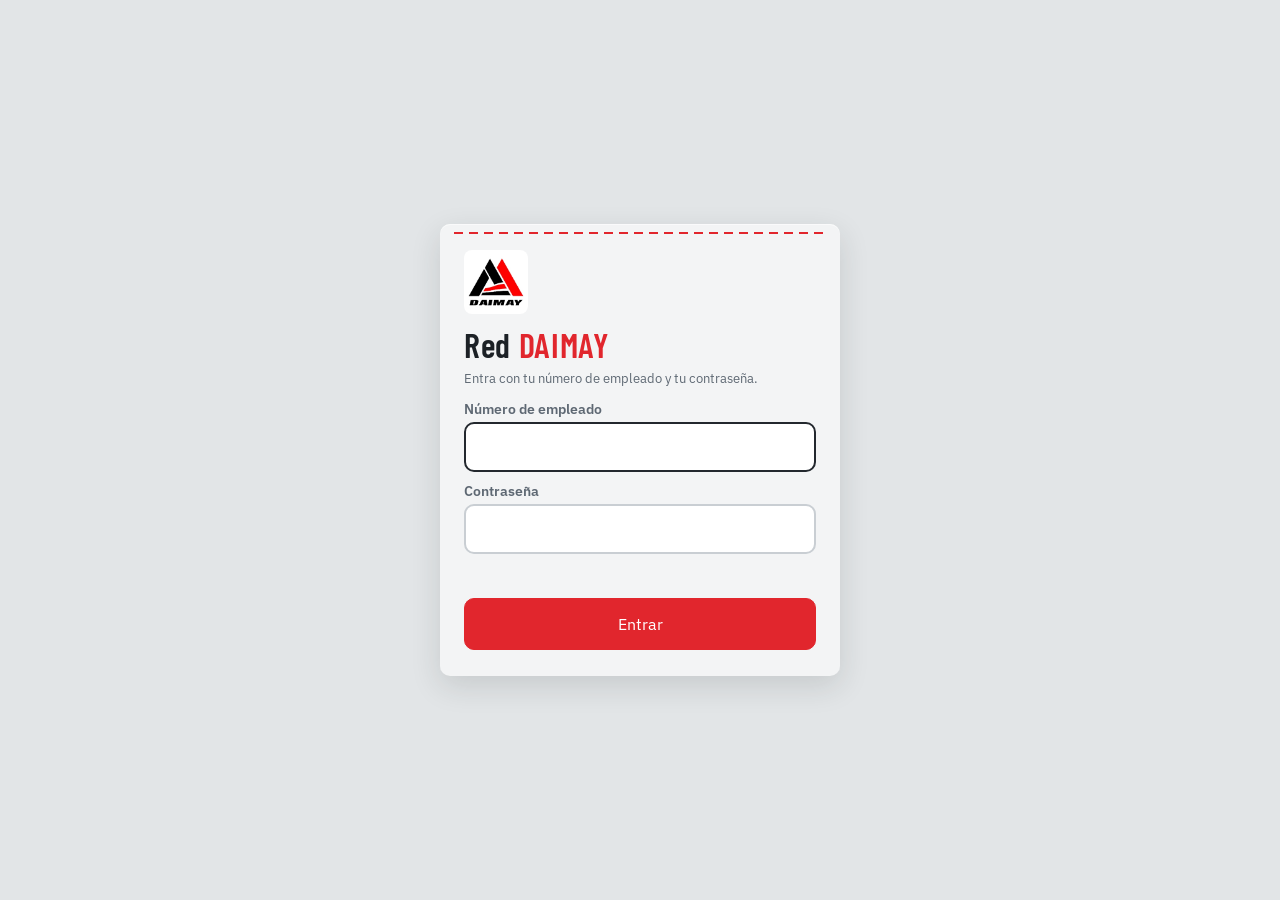
<file: crono.html>
<!doctype html>
<html lang="es"><head><meta charset="utf-8">
<meta name="viewport" content="width=device-width,initial-scale=1,viewport-fit=cover">
<meta name="theme-color" content="#23282E">
<title>Tomar tiempos · Red DAIMAY</title>
<script src="usuarios.js"></script><script src="acceso.js"></script>
<script src="datos/base.js"></script>
<link rel="preconnect" href="https://fonts.googleapis.com"><link rel="preconnect" href="https://fonts.gstatic.com" crossorigin>
<link rel="stylesheet" href="https://fonts.googleapis.com/css2?family=Barlow+Condensed:wght@600;700&family=IBM+Plex+Sans:wght@400;500;600&display=swap">
<style>
/* Red DAIMAY · toma de tiempos en piso desde el celular (20-nov-2026). Página ligera: sin 3D. Ver build/crono.html */
:root{--concreto:#E2E5E7;--losa:#F3F4F5;--grafito:#23282E;--grafito2:#323941;--texto:#1C2126;--tenue:#5E6873;--linea:#C9CED3;
  --rojo:#E1262D;--rojo-osc:#B71D23;--seg:#F2C200;--ok:#2FA84F;--aviso:#E8930C;--info:#2F6FD6;
  --tit:'Barlow Condensed','Arial Narrow',Arial,sans-serif;--txt:'IBM Plex Sans',system-ui,'Segoe UI',sans-serif;color-scheme:light}
*{box-sizing:border-box}html,body{margin:0;height:100%}
body{background:var(--concreto);color:var(--texto);font:16px/1.45 var(--txt);-webkit-font-smoothing:antialiased;-webkit-tap-highlight-color:transparent}
button,input,select{font:inherit;color:inherit}
:focus-visible{outline:3px solid var(--info);outline-offset:2px}
[hidden]{display:none!important}
.app{min-height:100%;display:grid;grid-template-rows:auto 1fr auto;max-width:560px;margin:0 auto;background:var(--concreto)}
.top{background:var(--grafito);color:#fff;padding:calc(14px + env(safe-area-inset-top,0px)) 18px 14px;display:grid;gap:2px;position:relative}
.top::after{content:"";position:absolute;left:0;right:0;bottom:-3px;height:2px;background:repeating-linear-gradient(90deg,var(--rojo) 0 9px,transparent 9px 15px)}
.top small{color:#AEB6BF;font-size:13px;display:flex;gap:8px;align-items:center}
.top small a{color:#AEB6BF;margin-left:auto;text-decoration:none;border:1px solid #4a535e;border-radius:999px;padding:2px 10px}
.top h1{font:600 30px/1.05 var(--tit);margin:0;letter-spacing:.01em}
.cont{padding:18px 16px;display:grid;gap:14px;align-content:start}
.campo{display:grid;gap:6px;position:relative}.campo label{font-weight:600;font-size:15px}
.campo input,.campo select{background:var(--losa);border:2px solid var(--linea);border-radius:12px;padding:12px 14px;font-size:18px;min-height:54px;width:100%}
.campo input:focus{outline:none;border-color:var(--grafito)}
.sug{display:flex;gap:6px;flex-wrap:wrap}.sug button{background:var(--losa);border:1px solid var(--linea);border-radius:999px;padding:6px 12px;font-size:14px;cursor:pointer;min-height:36px}
.sug button.si{background:rgba(47,168,79,.14);border-color:transparent;color:#1d7a37;font-weight:600}
.sug .nuevo{font-size:13.5px;color:var(--tenue);padding:6px 2px}
details{background:var(--losa);border-radius:12px;padding:0 14px}details summary{cursor:pointer;padding:13px 0;font-weight:600;font-size:15px;list-style:none}
details summary::-webkit-details-marker{display:none}details summary::after{content:' ▾';color:var(--tenue)}details[open] summary::after{content:' ▴'}
details .campo{margin-bottom:12px}details .campo input{background:#fff}
.chips{display:flex;gap:6px;flex-wrap:wrap}.chips button{border:1px solid var(--linea);background:var(--losa);border-radius:999px;padding:8px 14px;min-height:42px;cursor:pointer;font-weight:500}
.chips button[aria-pressed="true"]{background:var(--grafito);border-color:var(--grafito);color:#fff}
.grupo{font-size:13.5px;color:var(--tenue);font-weight:600;margin-top:6px}
.rec{display:grid;grid-template-columns:1fr auto;gap:8px;align-items:center;background:var(--losa);border-radius:12px;padding:10px 14px;width:100%;border:0;text-align:left}
.rec b{font:600 19px var(--tit);display:block}.rec small{color:var(--tenue);font-size:13px}
.rec em{font-style:normal;font-size:12.5px;font-weight:600;border-radius:999px;padding:3px 10px;white-space:nowrap}
.rec em.ok{background:rgba(47,168,79,.16);color:#1d7a37}.rec em.pe{background:rgba(232,147,12,.18);color:#8a5200}
.vacio{color:var(--tenue);font-size:14px;margin:0}
.go{padding:12px 16px calc(16px + env(safe-area-inset-bottom,0px));background:var(--losa);border-top:1px solid var(--linea);display:grid;gap:8px;position:sticky;bottom:0}
.btn{display:inline-flex;align-items:center;justify-content:center;gap:8px;border:1px solid var(--linea);background:#fff;border-radius:12px;padding:10px 16px;cursor:pointer;font-weight:600;min-height:54px;font-size:17px;text-decoration:none}
.btn.pri{background:var(--rojo);border-color:var(--rojo);color:#fff}.btn.pri:active{background:var(--rojo-osc)}
.btn:disabled{opacity:.45}
.fila{display:grid;grid-template-columns:1fr 1fr;gap:8px}
.aviso{background:rgba(242,194,0,.2);border-radius:12px;padding:10px 12px;font-size:14px}
.err{color:#b42318;font-size:14px;margin:0}.err:empty{display:none}
/* cronómetro */
.reloj{text-align:center}.reloj .num{font:700 92px/.9 var(--tit);display:block;font-variant-numeric:tabular-nums}.reloj small{color:var(--tenue);font-size:15px}
.vuelta{margin:4px auto 0;width:min(240px,64vw);height:min(240px,64vw);border-radius:50%;border:0;background:var(--rojo);color:#fff;display:grid;place-items:center;align-content:center;gap:6px;font:600 34px/1 var(--tit);box-shadow:0 10px 26px rgba(225,38,45,.35);position:relative;cursor:pointer;touch-action:manipulation;user-select:none}
.vuelta::after{content:'';position:absolute;inset:9px;border-radius:50%;border:2px dashed rgba(255,255,255,.85);pointer-events:none}
.vuelta small{font:500 14px var(--txt);color:#ffe3e4}
.vuelta:active{transform:scale(.97)}
.vuelta.pausa{background:var(--grafito2);box-shadow:none}
.cats{display:grid;grid-template-columns:repeat(4,1fr);gap:6px}.cats button{border:1px solid var(--linea);background:var(--losa);border-radius:10px;padding:6px 2px;font-size:12.5px;line-height:1.15;font-weight:600;min-height:50px;cursor:pointer}
.cats button[aria-pressed="true"]{background:var(--grafito);border-color:var(--grafito);color:#fff}
.ult{display:flex;gap:6px}.ult span{flex:1;text-align:center;background:var(--losa);border-radius:9px;padding:6px 0;font:600 18px var(--tit)}.ult span small{display:block;font:400 11px var(--txt);color:var(--tenue)}
.tips{margin:0;padding:10px 12px 10px 30px;background:rgba(242,194,0,.2);border-radius:12px;font-size:14px;line-height:1.4}.tips li+li{margin-top:4px}
.lnk{background:none;border:0;color:var(--info);text-decoration:underline;cursor:pointer;padding:4px;font-size:14px}
.res{display:grid;grid-template-columns:1fr 1fr;gap:8px}.res div{background:var(--losa);border-radius:12px;padding:10px 12px}.res b{font:600 32px/1 var(--tit);display:block}.res span{font-size:13px;color:var(--tenue)}
.estado{display:grid;grid-template-columns:28px 1fr;gap:10px;align-items:center;font-size:15px;background:var(--losa);border-radius:12px;padding:12px}
.estado i{font-style:normal;font-size:22px;text-align:center}
@media (prefers-reduced-motion:reduce){.vuelta:active{transform:none}}
</style></head>
<body>
<div class="app" id="app">
  <header class="top"><small><span id="who">Red DAIMAY</span><a href="index.html" id="aRed">Ir a la Red</a></small><h1 id="tit">Nueva toma de tiempos</h1></header>
  <main class="cont" id="cont"></main>
  <footer class="go" id="go"></footer>
</div>
<script>
(function(){
'use strict';
var P=window.RD_PERM, ME=window.RD_ME; if(!P||!ME) return;            // sin sesión: acceso.js muestra la pantalla de entrada
var PLN={p1:'Planta 1',p2:'Planta 2',p4:'Plantas 3 y 4',p67:'Plantas 6 y 7',p8:'Planta 8',parras:'Parras'};
var QK='rd_crono_v1', AK='rd_crono_actual', REPO='GenetCamps/Red', PATH='datos/compartido.json';
// las mismas categorías del yamazumi (motor/yamaops.js CATS)
var CATS=[['va','Proceso (VA)','Agrega valor: coser, ensamblar, transformar la pieza'],['insp','Inspección','Revisar o medir la pieza'],['mov','Movimiento','Caminar o mover la pieza sin transformarla'],['esp','Espera','Detenido esperando pieza, máquina o instrucción'],['rew','Rework','Retrabajo: corregir una pieza'],['aju','Ajuste / Setup','Ajustar la máquina o cambiar de modelo'],['cd','Carga / Descarga','Tomar, cargar, descargar o dejar la pieza']];
var $=function(id){return document.getElementById(id);}, cont=$('cont'), go=$('go'), tit=$('tit');
var esc=function(s){return String(s==null?'':s).replace(/[&<>"]/g,function(c){return {'&':'&amp;','<':'&lt;','>':'&gt;','"':'&quot;'}[c];});};
var norm=function(s){return String(s||'').toLowerCase().normalize('NFD').replace(/[̀-ͯ]/g,'').replace(/\s+/g,' ').trim();};
var hoy=function(v){var d=v?new Date(v):new Date();return d.getFullYear()+'-'+('0'+(d.getMonth()+1)).slice(-2)+'-'+('0'+d.getDate()).slice(-2);};
var hora=function(v){var d=new Date(v);return isFinite(d)?d.toLocaleTimeString('es-MX',{hour:'2-digit',minute:'2-digit'}):'';};
var f1=function(v){return (Math.round(v*10)/10).toFixed(1);};
var load=function(k,d){try{var v=JSON.parse(localStorage.getItem(k)||'null');return v==null?d:v;}catch(_){return d;}};
var save=function(k,v){try{localStorage.setItem(k,JSON.stringify(v));}catch(_){}};
var plants=P.list(); $('who').textContent=(plants.length===1?PLN[plants[0]]:'Red DAIMAY')+' · '+ME.nombre;
if(!P.edit){ cont.innerHTML='<p class="aviso">Tu usuario es de <b>solo ver</b>: puedes consultar la Red, pero no tomar tiempos. Si debes tomarlos, pide a tu administrador que te cambie de nivel.</p>'; go.innerHTML='<a class="btn pri" href="index.html">Ir a la Red</a>'; return; }
var S={pl:load('rd_crono_pl',null), est:'', op:'', quien:'', linea:load('rd_crono_linea',''), meta:15};
if(plants.indexOf(S.pl)<0) S.pl=plants[0];

/* ---------- estaciones conocidas: operaciones de los yamazumis de la planta (oficiales + compartidas + las de este navegador) ---------- */
var KN={}, KL={};
function known(docs){ Object.keys(docs||{}).forEach(function(k){ var m=/^pl\/([^/]+)\/scenarios\//.exec(k); if(!m) return; var sc=docs[k]; if(!sc||!Array.isArray(sc.yz)) return;
  var L=KN[m[1]]||(KN[m[1]]={}), LL=KL[m[1]]||(KL[m[1]]={}); sc.yz.forEach(function(y){ var ln=String(y.linea||y.name||'').trim(); if(ln&&!LL[norm(ln)]) LL[norm(ln)]=ln; (y.ops||[]).forEach(function(o){ if(o&&o.name){ var n=norm(o.name); if(!L[n]) L[n]={n:o.name,yz:y.name}; } }); }); }); }
known(window.RD_BASE); known(load('reddaimay_db_v1',{}));
fetch(PATH+'?t='+Date.now(),{cache:'no-store'}).then(function(r){return r.ok?r.json():null;}).then(function(j){ if(j&&j.docs){ known(j.docs); if(view==='nueva') sug(); } }).catch(function(){});
function matches(q){ var L=KN[S.pl]||{}, n=norm(q); if(!n) return []; var all=Object.keys(L), exact=all.filter(function(k){return k===n;}), part=all.filter(function(k){return k!==n&&(k.indexOf(n)>=0||n.indexOf(k)>=0);});
  return exact.concat(part).slice(0,4).map(function(k){return {k:k,o:L[k],ex:k===n};}); }

/* ---------- vistas ---------- */
var view='nueva', A=load(AK,null), tick=null, wake=null;
function nueva(){ view='nueva'; tit.textContent='Nueva toma de tiempos';
  var Q=load(QK,[]), mias=Q.filter(function(x){return hoy(x.fin)===hoy();}).reverse();
  cont.innerHTML=(plants.length>1?'<div class="campo"><label>Planta</label><div class="chips" id="pls">'+plants.map(function(p){return '<button type="button" data-pl="'+p+'" aria-pressed="'+(p===S.pl)+'">'+PLN[p]+'</button>';}).join('')+'</div></div>':'')
    +'<div class="campo"><label for="iL">Línea</label><input id="iL" autocomplete="off" value="'+esc(S.linea)+'" placeholder="Por ejemplo Línea 1"><div class="sug" id="sugL"></div></div>'
    +'<div class="campo"><label for="iEst">Estación</label><input id="iEst" autocomplete="off" autocapitalize="characters" placeholder="Por ejemplo L1 Decorado 2" value="'+esc(S.est)+'"><div class="sug" id="sug" aria-live="polite"></div></div>'
    +'<div class="campo"><label for="iOp">Nombre de la operación</label><input id="iOp" autocomplete="off" placeholder="Por ejemplo Costura decorativa respaldo" value="'+esc(S.op)+'"></div>'
    +'<details><summary>Más datos (opcional)</summary><div class="campo"><label for="iQ">Quién la hace</label><input id="iQ" autocomplete="off" value="'+esc(S.quien)+'" placeholder="Nombre del operador"></div>'
    +'<div class="campo"><label for="iM">Ciclos a tomar</label><input id="iM" type="number" inputmode="numeric" min="2" max="200" value="'+S.meta+'"></div></details>'
    +'<ul class="tips"><li>Un yamazumi por línea: toma solo estaciones de esta línea.</li><li>No mezcles 2 o 3 líneas ni personas de otra línea en la misma toma.</li><li>Una toma es una estación y una persona; si cambia la persona, empieza otra toma.</li></ul>'
    +'<p class="err" id="err" role="alert"></p>'
    +'<div class="grupo">Tus tomas de hoy</div>'+(mias.length?mias.map(rec).join(''):'<p class="vacio">Todavía no tomas tiempos hoy en este teléfono.</p>');
  go.innerHTML='<button class="btn pri" id="bGo">Empezar a cronometrar</button>';
  var e=$('iEst'); e.addEventListener('input',function(){S.est=e.value;sug();}); $('iOp').addEventListener('input',function(){S.op=this.value;});
  $('iQ').addEventListener('input',function(){S.quien=this.value;}); $('iL').addEventListener('input',function(){S.linea=this.value;sugL();}); $('iM').addEventListener('input',function(){var v=+this.value; if(v>=2) S.meta=Math.min(200,Math.round(v));});
  var pls=$('pls'); if(pls) pls.addEventListener('click',function(ev){var b=ev.target.closest('[data-pl]'); if(!b) return; S.pl=b.dataset.pl; save('rd_crono_pl',S.pl); nueva();});
  $('bGo').addEventListener('click',empezar); cont.querySelectorAll('[data-re]').forEach(function(b){b.addEventListener('click',function(){enviar(true);});}); sug(); sugL(); }
function sugL(){ var s=$('sugL'); if(!s) return; var L=KL[S.pl]||{}, n=norm(S.linea), ks=Object.keys(L).filter(function(k){return !n||k.indexOf(n)>=0;}).slice(0,6);
  s.innerHTML=ks.map(function(k){return '<button type="button" class="'+(k===n?'si':'')+'" data-l="'+esc(L[k])+'">'+(k===n?'✓ ':'')+esc(L[k])+'</button>';}).join('');
  s.querySelectorAll('[data-l]').forEach(function(b){b.addEventListener('click',function(){S.linea=b.dataset.l; $('iL').value=S.linea; sugL(); $('iEst').focus();});}); }
function rec(x){ return '<button class="rec"'+(x.env?'':' data-re="1"')+' type="button"><span><b>'+esc(x.est)+'</b><small>'+esc([x.linea,x.op].filter(Boolean).join(' · '))+' · '+x.c.length+' ciclos · '+esc(hora(x.fin))+'</small></span>'+(x.env?'<em class="ok">Enviada</em>':'<em class="pe">Por enviar · tocar</em>')+'</button>'; }
function sug(){ var s=$('sug'); if(!s) return; var M=matches(S.est);
  s.innerHTML=M.map(function(m){return '<button type="button" class="'+(m.ex?'si':'')+'" data-s="'+esc(m.o.n)+'">'+(m.ex?'✓ ':'')+esc(m.o.n)+(m.ex?' (ya existe)':'')+'</button>';}).join('')
    +(S.est.trim()&&!M.some(function(m){return m.ex;})?'<span class="nuevo">Estación nueva: se guarda igual y se acomoda en el yamazumi.</span>':'');
  s.querySelectorAll('[data-s]').forEach(function(b){b.addEventListener('click',function(){S.est=b.dataset.s; $('iEst').value=S.est; sug(); $('iOp').focus();});}); }
function empezar(){ var er=$('err'); S.est=S.est.trim(); S.op=S.op.trim(); S.linea=S.linea.trim();
  if(!S.linea){ er.textContent='Escribe la línea: cada yamazumi es de una sola línea.'; $('iL').focus(); return; } save('rd_crono_linea',S.linea);
  if(!S.est){ er.textContent='Escribe la estación.'; $('iEst').focus(); return; } if(!S.op){ er.textContent='Escribe el nombre de la operación.'; $('iOp').focus(); return; }
  A={id:'c'+Date.now().toString(36)+Math.random().toString(36).slice(2,6),pl:S.pl,est:S.est,op:S.op,quien:S.quien.trim(),linea:S.linea.trim(),meta:S.meta,c:[],cat:'va',t0:null,pausa:null,ini:new Date().toISOString()};
  save(AK,A); crono(); }
function now(){ return performance.timeOrigin?performance.timeOrigin+performance.now():Date.now(); }
function crono(){ view='crono'; tit.textContent=A.est; try{ if(navigator.wakeLock) navigator.wakeLock.request('screen').then(function(w){wake=w;}).catch(function(){}); }catch(_){}
  cont.innerHTML='<p style="margin:-6px 0 0;color:var(--tenue);font-size:14px">'+esc(A.linea)+' · '+esc(A.op)+(A.quien?' · '+esc(A.quien):'')+'</p>'
    +'<div class="reloj"><b class="num" id="num">0.0</b><small id="cic"></small></div>'
    +'<button class="vuelta" id="bV"></button>'
    +'<div class="cats" role="group" aria-label="Qué está pasando">'+CATS.map(function(c){return '<button type="button" data-c="'+c[0]+'" title="'+c[2]+'" aria-pressed="'+(A.cat===c[0])+'">'+c[1]+'</button>';}).join('')+'</div>'
    +'<div class="ult" id="ult"></div><div style="text-align:center"><button class="lnk" id="bU" type="button">Deshacer la última vuelta</button></div>';
  go.innerHTML='<div class="fila"><button class="btn" id="bP">Pausa</button><button class="btn pri" id="bF">Terminar y enviar</button></div><button class="lnk" id="bX" type="button">Cancelar esta toma</button>';
  $('bV').addEventListener('click',vuelta); $('bU').addEventListener('click',deshacer); $('bP').addEventListener('click',pausa); $('bF').addEventListener('click',terminar);
  $('bX').addEventListener('click',function(){ if(A.c.length&&!confirm('¿Cancelar esta toma? Se pierden '+A.c.length+' ciclos.')) return; A=null; save(AK,null); stop(); nueva(); });
  cont.querySelector('.cats').addEventListener('click',function(e){var b=e.target.closest('[data-c]'); if(!b) return; A.cat=b.dataset.c; save(AK,A); cont.querySelectorAll('.cats button').forEach(function(x){x.setAttribute('aria-pressed',String(x===b));});});
  pinta(); stop(); tick=setInterval(reloj,100); reloj(); }
function stop(){ if(tick) clearInterval(tick); tick=null; if(wake){ try{wake.release();}catch(_){} wake=null; } }
function corre(){ return A.t0==null?0:((A.pausa||now())-A.t0)/1000; }
function reloj(){ var n=$('num'); if(n) n.textContent=f1(corre()); }
function pinta(){ var n=A.c.length, b=$('bV'), u=$('ult'), sum=A.c.reduce(function(t,c){return t+c.t;},0);
  b.className='vuelta'+(A.pausa?' pausa':''); b.innerHTML=A.t0==null?'Empezar<small>toca cuando arranque la pieza</small>':A.pausa?'Seguir<small>la toma está en pausa</small>':'Vuelta<small>toca al terminar cada pieza</small>';
  $('cic').textContent=A.t0==null?'listo para el ciclo 1 de '+A.meta:'ciclo '+(n+1)+' de '+A.meta+(n>=A.meta?' · ya tienes la muestra':'');
  u.innerHTML=A.c.slice(-3).map(function(c,i,a){return '<span>'+f1(c.t)+'<small>ciclo '+(n-a.length+i+1)+'</small></span>';}).join('')+(n?'<span>'+f1(sum/n)+'<small>promedio</small></span>':'');
  $('bU').hidden=!n; $('bF').disabled=!n; $('bP').hidden=A.t0==null; go.querySelector('.fila').style.gridTemplateColumns=A.t0==null?'1fr':''; $('bP').textContent=A.pausa?'Seguir':'Pausa'; }
function vuelta(){ var t=now();
  if(A.t0==null){ A.t0=t; }
  else if(A.pausa){ A.t0+=t-A.pausa; A.pausa=null; }
  else { var s=(t-A.t0)/1000; if(s<0.3) return; A.c.push({t:Math.round(s*10)/10,cat:A.cat}); A.t0=t; try{navigator.vibrate&&navigator.vibrate(25);}catch(_){} }
  save(AK,A); pinta(); reloj(); }
function deshacer(){ if(!A.c.length) return; A.c.pop(); save(AK,A); pinta(); }
function pausa(){ if(A.t0==null) return; var t=now(); if(A.pausa){ A.t0+=t-A.pausa; A.pausa=null; } else A.pausa=t; save(AK,A); pinta(); reloj(); }
function terminar(){ if(!A.c.length) return; stop(); var x={id:A.id,pl:A.pl,est:A.est,op:A.op,quien:A.quien,linea:A.linea,c:A.c,ini:A.ini,fin:new Date().toISOString(),by:ME.nombre,n:ME.n,env:false};
  var Q=load(QK,[]); Q.push(x); save(QK,Q.slice(-200)); A=null; save(AK,null); listo(x); enviar(false); }
function listo(x){ view='listo'; tit.textContent=x.est; var T=x.c.map(function(c){return c.t;}), n=T.length, m=T.reduce(function(a,b){return a+b;},0)/n, sd=Math.sqrt(T.reduce(function(a,b){return a+(b-m)*(b-m);},0)/Math.max(1,n-1));
  cont.innerHTML='<p style="margin:-6px 0 0;color:var(--tenue);font-size:14px">'+esc(x.op)+' · '+n+' ciclos</p>'
    +'<div class="res"><div><b>'+f1(m)+' s</b><span>promedio</span></div><div><b>'+f1(Math.min.apply(null,T))+' – '+f1(Math.max.apply(null,T))+'</b><span>mínimo y máximo (s)</span></div><div><b>'+(m?Math.round(sd/m*100):0)+'%</b><span>variación entre ciclos</span></div><div><b>'+n+'</b><span>ciclos tomados</span></div></div>'
    +'<div class="estado" id="est"><i>…</i><span>Enviando al yamazumi…</span></div>';
  go.innerHTML='<button class="btn pri" id="bN">Tomar otra estación</button><a class="btn" href="index.html">Ir a la Red</a>';
  $('bN').addEventListener('click',function(){ S.est=''; S.op=''; nueva(); }); }
function estado(ic,txt){ var e=$('est'); if(e) e.innerHTML='<i>'+ic+'</i><span>'+txt+'</span>'; }

/* ---------- envío: al repositorio con la llave del equipo, y a la base local de la Red de este navegador ---------- */
var tok=function(){ try{ return localStorage.getItem('rd_gh_token')||sessionStorage.getItem('rd_tok')||''; }catch(_){ return ''; } };
var b64=function(s){ var b=new TextEncoder().encode(s), o=''; for(var i=0;i<b.length;i+=0x8000) o+=String.fromCharCode.apply(null,b.subarray(i,i+0x8000)); return btoa(o); };
var unb64=function(s){ return new TextDecoder().decode(Uint8Array.from(atob(String(s).replace(/\s/g,'')),function(c){return c.charCodeAt(0);})); };
var docOf=function(x){ return {est:x.est,op:x.op,quien:x.quien||'',linea:x.linea||'',c:x.c,ini:x.ini,fin:x.fin,by:x.by,n:x.n,v:1}; };
function local(Q){ try{ var raw=localStorage.getItem('reddaimay_db_v1'); if(!raw) return; var db=JSON.parse(raw); Q.forEach(function(x){ var k='pl/'+x.pl+'/crono/'+x.id; if(!db[k]) db[k]=docOf(x); }); localStorage.setItem('reddaimay_db_v1',JSON.stringify(db)); }catch(_){} }
var sending=false;
async function enviar(manual){ if(sending) return; var Q=load(QK,[]), pend=Q.filter(function(x){return !x.env;}); if(!pend.length){ if(view==='listo') estado('✓','Enviada al yamazumi.'); return; }
  local(pend);
  var t=tok(), mine=pend.filter(function(x){return P.key('pl/'+x.pl+'/crono/'+x.id);});
  if(!t){ estado('●','Se guardó en este teléfono. Tu usuario aún no tiene la llave del equipo: pide a tu administrador «Nueva contraseña» en Usuarios y vuelve a entrar; se enviará sola.'); if(manual) nueva(); return; }
  if(!navigator.onLine){ estado('●','Sin señal: se guardó en este teléfono y se envía sola cuando vuelva la señal.'); return; }
  sending=true; estado('…','Enviando al yamazumi…');
  try{ for(var a=0;a<3;a++){
      var u='https://api.github.com/repos/'+REPO+'/contents/'+PATH+'?ref=main', H={Authorization:'Bearer '+t,Accept:'application/vnd.github+json'};
      var r=await fetch(u,{headers:H,cache:'no-store'}), sha=null, data={app:'red-daimay',kind:'compartido',v:1,docs:{},del:[],log:[]};
      if(r.ok){ var j=await r.json(); sha=j.sha; var txt=j.content&&j.encoding==='base64'?unb64(j.content):null;
        if(!txt){ var r2=await fetch(u,{headers:{Authorization:'Bearer '+t,Accept:'application/vnd.github.raw+json'},cache:'no-store'}); txt=r2.ok?await r2.text():''; } if(txt) data=JSON.parse(txt); }
      else if(r.status!==404) throw new Error(r.status===401?'la llave ya no es válida; vuelve a entrar':'GitHub respondió '+r.status);
      data.docs=data.docs||{}; data.log=Array.isArray(data.log)?data.log:[]; var at=new Date().toISOString();
      mine.forEach(function(x){ data.docs['pl/'+x.pl+'/crono/'+x.id]=docOf(x); data.log.push({at:at,by:ME.nombre,n:ME.n,pl:x.pl,t:'tomó tiempos en piso de «'+x.est+'» ('+x.c.length+' ciclos)'}); });
      data.log=data.log.slice(-2000); data.at=at; data.by=ME.nombre;
      var w=await fetch('https://api.github.com/repos/'+REPO+'/contents/'+PATH,{method:'PUT',headers:H,body:JSON.stringify({message:'Tomas de tiempos · '+ME.nombre+' · '+at.slice(0,16).replace('T',' '),content:b64(JSON.stringify(data)),branch:'main',sha:sha||undefined})});
      if(w.status===409||w.status===422) continue;
      if(!w.ok) throw new Error(w.status===401?'la llave ya no es válida; vuelve a entrar':w.status===403||w.status===404?'la llave no tiene permiso de escritura':'GitHub respondió '+w.status);
      var ids={}; mine.forEach(function(x){ids[x.id]=1;}); Q=load(QK,[]); Q.forEach(function(x){ if(ids[x.id]) x.env=true; }); save(QK,Q);
      var no=pend.length-mine.length;
      estado('✓',mine.length===1?'Enviada al yamazumi. En la computadora aparece en «Tomas desde piso» para agregarla con un clic.':mine.length+' tomas enviadas al yamazumi.'+(no?' '+no+' son de una planta que no es tuya y se quedan en este teléfono.':''));
      if(view==='nueva') nueva(); return; }
    throw new Error('otra persona guardó al mismo tiempo; se reintenta sola');
  }catch(e){ estado('●','No se pudo enviar ('+(e.message||e)+'). Se guardó en este teléfono y se reintenta sola.'); }
  finally{ sending=false; } }
addEventListener('online',function(){enviar(false);});
setInterval(function(){ if(!document.hidden) enviar(false); },60000);
document.addEventListener('visibilitychange',function(){ if(!document.hidden&&view==='crono') reloj(); });
if(A&&A.c){ S.pl=A.pl; crono(); } else nueva();
setTimeout(function(){enviar(false);},1500);
})();
</script>
</body></html>
</file>
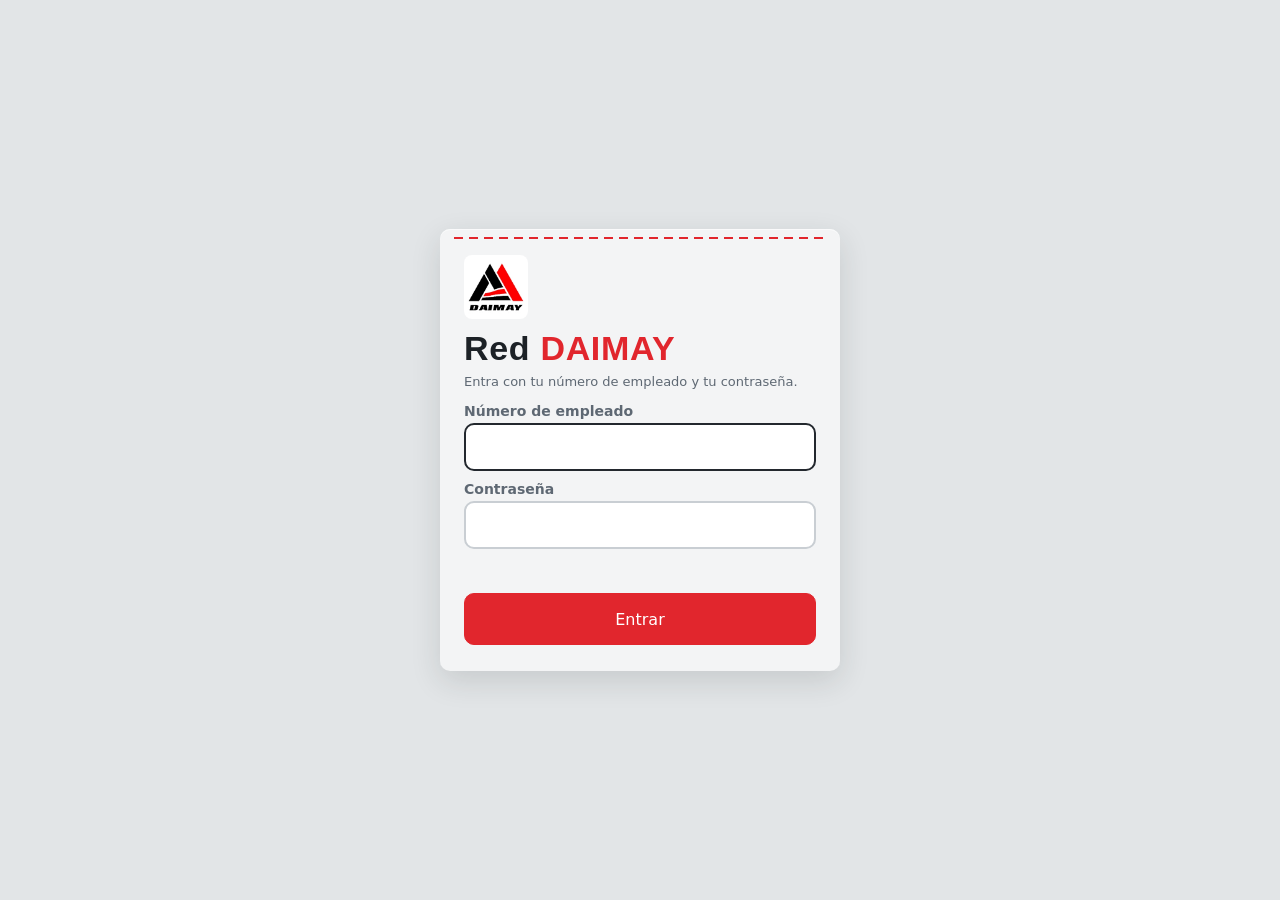
<file: vsm_editor.html>
<!doctype html><html lang="es"><head><meta charset="utf8"><meta name="viewport" content="width=device-width,initial-scale=1">
<script src="usuarios.js"></script><script src="acceso.js"></script>
<title>Editor VSM · Red DAIMAY</title>
<style>
/* Red DAIMAY · Editor VSM: mapas de flujo de valor creados y editados por el usuario (cajas, flechas y símbolos), con fondo oscuro o blanco.
   Todo se guarda en este navegador (localStorage 'rd_vsm_editor_v1'); «Exportar» e «Importar» pasan los mapas entre equipos. */
:root{color-scheme:dark;--bg:#070b10;--panel:#0e161f;--panel2:#0b121a;--raise:#132030;--line:#1c2a38;--line2:#2a3d50;--fg:#e6eef5;--muted:#8a9cae;--dim:#5a6d80;--mat:#48c2ff;--info:#a48bff;--inv:#ffb321;--crit:#ff5a76;--ok:#3ddc97;--box:#101c29;--grid:#111b26}
html[data-theme="light"]{color-scheme:light;--bg:#f3f6fa;--panel:#ffffff;--panel2:#f7f9fc;--raise:#e8eef5;--line:#d3dce6;--line2:#aebccb;--fg:#16202c;--muted:#4a5a6b;--dim:#7b8a99;--mat:#0b6fc2;--info:#6a4fd6;--inv:#b06a00;--crit:#d22c4d;--ok:#0d8a55;--box:#ffffff;--grid:#e6ecf3}
*{box-sizing:border-box} html,body{height:100%}
body{margin:0;background:var(--bg);color:var(--fg);font:14px/1.45 system-ui,-apple-system,"Segoe UI",sans-serif;display:flex;flex-direction:column}
header{display:flex;flex-wrap:wrap;gap:8px 12px;align-items:center;padding:10px 14px;background:var(--panel);border-bottom:1px solid var(--line)}
header h1{font-size:17px;margin:0 8px 0 0;white-space:nowrap}
button,select,input,textarea{font:inherit;color:var(--fg)}
.b{background:var(--panel2);border:1px solid var(--line2);border-radius:7px;padding:6px 10px;cursor:pointer;min-height:32px}
.b:hover{border-color:var(--mat)} .b.on{background:var(--mat);border-color:var(--mat);color:#fff} .b.prim{background:var(--mat);border-color:var(--mat);color:#fff;font-weight:600}
.b:focus-visible,select:focus-visible,input:focus-visible,textarea:focus-visible{outline:2px solid var(--mat);outline-offset:2px}
.b[disabled]{opacity:.5;cursor:default}
select,input,textarea{background:var(--panel2);border:1px solid var(--line2);border-radius:7px;padding:6px 8px;min-width:0}
.sp{flex:1}
main{flex:1;display:flex;min-height:0}
#tools{width:176px;flex:none;background:var(--panel);border-right:1px solid var(--line);padding:10px;overflow:auto}
#tools h2,#side h2{font-size:11px;letter-spacing:.1em;text-transform:uppercase;color:var(--muted);margin:10px 0 6px}
#tools h2:first-child{margin-top:0}
#tools .b{width:100%;text-align:left;margin-bottom:5px;display:flex;gap:8px;align-items:center;font-size:13px}
#tools .b svg{flex:none}
#stage{flex:1;min-width:0;position:relative;overflow:hidden;background:var(--bg)}
#map{width:100%;height:100%;display:block;touch-action:none;cursor:grab}
#map.link{cursor:crosshair}
#map text{fill:var(--fg);font-family:system-ui,"Segoe UI",sans-serif;pointer-events:none;user-select:none}
#map .n{cursor:move} #map .e{cursor:pointer}
#map .sel-ring{fill:none;stroke:var(--mat);stroke-width:2.5;stroke-dasharray:6 4}
#hint{position:absolute;left:12px;bottom:10px;font-size:12px;color:var(--muted);background:var(--panel);border:1px solid var(--line);border-radius:7px;padding:5px 9px;max-width:70%}
#kpis{position:absolute;left:12px;top:10px;display:flex;gap:8px;flex-wrap:wrap;pointer-events:none}
#kpis div{background:var(--panel);border:1px solid var(--line);border-radius:8px;padding:6px 10px;font-size:12px;color:var(--muted)}
#kpis b{display:block;font-size:17px;color:var(--fg);font-variant-numeric:tabular-nums}
#side{width:300px;flex:none;background:var(--panel);border-left:1px solid var(--line);padding:12px;overflow:auto}
#side label{display:block;font-size:12px;color:var(--muted);margin:8px 0 3px}
#side input,#side select,#side textarea{width:100%}
#side textarea{resize:vertical}
#side .g2{display:grid;grid-template-columns:1fr 1fr;gap:8px}
#side .row{display:flex;gap:8px;flex-wrap:wrap;margin-top:12px}
#side p{color:var(--muted);font-size:12.5px;margin:6px 0}
#toast{position:fixed;left:50%;bottom:22px;transform:translateX(-50%);background:var(--raise);border:1px solid var(--line2);border-radius:9px;padding:9px 14px;font-size:13px;z-index:20}
[hidden]{display:none!important}
@media (max-width:900px){main{flex-direction:column}#tools{width:auto;display:flex;flex-wrap:wrap;gap:5px;border-right:0;border-bottom:1px solid var(--line)}#tools h2{display:none}#tools .b{width:auto;margin:0}#side{width:auto;max-height:42%;border-left:0;border-top:1px solid var(--line)}}
</style></head><body>
<header>
  <a class="b" href="index.html" title="Volver a Red DAIMAY">← Red</a>
  <img src="estilo/logo_daimay.png" alt="DAIMAY" style="height:34px;width:auto;border-radius:6px;background:#fff;padding:2px" onerror="this.remove()">
  <h1>Editor VSM</h1>
  <select id="pick" aria-label="Mapa"></select>
  <button class="b prim" id="bNew">Nuevo</button>
  <select id="from" aria-label="Crear a partir de un VSM existente"><option value="">Crear a partir de…</option><option value="vp">VSM Parras (costura)</option><option value="vx:rivian">VSM P4 · Rivian Door Panel</option><option value="vx:tesla">VSM P4 · Toldos</option></select>
  <button class="b" id="bDup">Duplicar</button><button class="b" id="bDel">Eliminar</button>
  <span class="sp"></span>
  <button class="b" id="bUndo" title="Deshacer (Ctrl+Z)">↶ Deshacer</button>
  <button class="b" id="bFit">Ajustar</button>
  <button class="b" id="bTheme"></button>
  <button class="b" id="bSvg" title="Descargar el dibujo">SVG</button>
  <button class="b" id="bExp" title="Descargar todos los mapas en un archivo">Exportar</button>
  <button class="b" id="bImp" title="Cargar mapas desde un archivo exportado">Importar</button><input type="file" id="fImp" accept=".json,application/json" hidden>
</header>
<main>
  <nav id="tools" aria-label="Símbolos y flechas"></nav>
  <div id="stage"><svg id="map" xmlns="http://www.w3.org/2000/svg" role="img" aria-label="Mapa de flujo de valor"></svg>
    <div id="kpis"></div><div id="hint"></div></div>
  <aside id="side" aria-label="Propiedades"></aside>
</main>
<div id="toast" hidden role="status"></div>
<script>
(()=>{
const $=id=>document.getElementById(id), esc=s=>String(s??'').replace(/[&<>"']/g,c=>({'&':'&amp;','<':'&lt;','>':'&gt;','"':'&quot;',"'":'&#39;'}[c]));
const RO=!!window.RD_RO, KEY='rd_vsm_editor_v1', uid=p=>p+Date.now().toString(36)+Math.random().toString(36).slice(2,6);
const css=v=>getComputedStyle(document.documentElement).getPropertyValue('--'+v).trim();
const fmt=(n,d=0)=>Number(n).toLocaleString('es-MX',{minimumFractionDigits:d,maximumFractionDigits:d});
const num=v=>{const x=parseFloat(String(v??'').replace(',','.'));return isFinite(x)?x:null;};
function toast(m){const t=$('toast');t.textContent=m;t.hidden=false;clearTimeout(toast.t);toast.t=setTimeout(()=>t.hidden=true,3200);}

/* ---------- símbolos ---------- */
const F={n1:['Nombre','text'],n2:['Detalle','text'],pl:['Planta / área','text'],ct:['C/T (s)','num'],co:['C/O (min)','num'],up:['Disponibilidad (%)','num'],ops:['Operadores','num'],tur:['Turnos','num'],lote:['Lote (pz)','num'],
 scrap:['Defecto (%)','num'],qty:['Piezas','num'],dias:['Días de inventario','num'],freq:['Frecuencia','text'],max:['Máximo','text'],txt:['Texto','area'],flag:['Foco rojo / alerta','area'],res:['Descripción','area']};
const TYPES={
 proc:{name:'Proceso',w:170,h:128,f:['n1','n2','pl','ct','co','up','ops','tur','lote','scrap','flag','res'],def:{n1:'Proceso'}},
 inv:{name:'Inventario',w:70,h:74,f:['n1','qty','dias','flag'],def:{n1:''}},
 sup:{name:'Proveedor / cliente',w:160,h:96,f:['n1','n2','flag'],def:{n1:'Proveedor'}},
 ctrl:{name:'Control de producción',w:190,h:76,f:['n1','n2'],def:{n1:'Control de producción',n2:'MRP'}},
 truck:{name:'Camión / embarque',w:120,h:70,f:['n1','freq'],def:{n1:'Embarque'}},
 super:{name:'Supermercado',w:70,h:84,f:['n1','qty','dias'],def:{n1:''}},
 fifo:{name:'Carril FIFO',w:150,h:40,f:['n1','max','dias'],def:{n1:'FIFO'}},
 kanban:{name:'Kanban',w:70,h:46,f:['n1'],def:{n1:'Kanban'}},
 oper:{name:'Operador',w:50,h:56,f:['n1','ops'],def:{n1:''}},
 kaizen:{name:'Foco rojo (kaizen)',w:170,h:96,f:['txt'],def:{txt:'Foco rojo'}},
 note:{name:'Nota',w:190,h:80,f:['txt'],def:{txt:'Nota'}}};
const EK={mat:['Flujo de material','var(--mat)'],push:['Empuje (push)','var(--fg)'],info:['Información manual','var(--info)'],einfo:['Información electrónica','var(--info)'],pull:['Retiro (pull)','var(--ok)'],ret:['Retrabajo / reversa','var(--crit)']};
function wrap(t,max){const out=[];String(t||'').split('\n').forEach(par=>{let cur='';par.split(/\s+/).forEach(w=>{if((cur+' '+w).trim().length>max){if(cur)out.push(cur);cur=w;}else cur=(cur+' '+w).trim();});out.push(cur);});return out;}
function size(n){const T=TYPES[n.t];let h=T.h;if(n.t==='proc'){const rows=['ct','co','up','ops','tur','lote','scrap'].filter(k=>n[k]!==undefined&&n[k]!=='').length;h=58+Math.max(1,rows)*18+8;}
 if(n.t==='note'||n.t==='kaizen')h=Math.max(T.h,26+wrap(n.txt,n.t==='note'?26:20).length*17);return{w:T.w,h};}
function sym(n){const{w,h}=size(n),o=[],fg='var(--fg)',mu='var(--muted)';const t=(x,y,s,a='')=>`<text x="${x}" y="${y}" ${a}>${esc(s)}</text>`;
 if(n.t==='proc'){o.push(`<rect width="${w}" height="${h}" rx="8" fill="var(--box)" stroke="${n.flag?'var(--crit)':'var(--line2)'}" stroke-width="${n.flag?2.5:1.5}"/><rect width="${w}" height="46" rx="8" fill="var(--raise)"/><rect y="38" width="${w}" height="8" fill="var(--raise)"/>`);
  o.push(t(w/2,20,(n.n1||'').slice(0,22),'text-anchor="middle" font-size="14" font-weight="700"'),t(w/2,37,((n.n2||n.pl||'')+'').slice(0,26),`text-anchor="middle" font-size="11.5" style="fill:${mu}"`));
  let y=64;[['ct','C/T',' s'],['co','C/O',' min'],['up','Disp.',' %'],['ops','Operadores',''],['tur','Turnos',''],['lote','Lote',' pz'],['scrap','Defecto',' %']].forEach(([k,l,u])=>{if(n[k]===undefined||n[k]==='')return;
   o.push(`<line x1="8" x2="${w-8}" y1="${y+5}" y2="${y+5}" stroke="var(--line)"/>`,t(10,y,l,`font-size="11.5" style="fill:${mu}"`),t(w-10,y,n[k]+u,'text-anchor="end" font-size="12.5" font-weight="600"'));y+=18;});
  if(y===64)o.push(t(w/2,70,'sin datos',`text-anchor="middle" font-size="11.5" style="fill:var(--dim)"`));
  if(n.flag)o.push(`<circle cx="${w-4}" cy="4" r="11" fill="var(--crit)"/><text x="${w-4}" y="9" text-anchor="middle" font-size="14" font-weight="800" style="fill:#fff">!</text>`);}
 else if(n.t==='inv'){o.push(`<path d="M${w/2} 2 L${w-2} 50 H2 Z" fill="var(--box)" stroke="var(--inv)" stroke-width="2.5"/>`,t(w/2,41,'I','text-anchor="middle" font-size="20" font-weight="800" style="fill:var(--inv)"'));
  const l=[n.qty!==undefined&&n.qty!==''?fmt(n.qty)+' pz':'',n.dias!==undefined&&n.dias!==''?n.dias+' días':''].filter(Boolean).join(' · ')||n.n1||'';o.push(t(w/2,66,l.slice(0,18),'text-anchor="middle" font-size="11.5" font-weight="600"'));
  if(n.flag)o.push(`<circle cx="${w-6}" cy="8" r="9" fill="var(--crit)"/><text x="${w-6}" y="12.5" text-anchor="middle" font-size="12" font-weight="800" style="fill:#fff">!</text>`);}
 else if(n.t==='sup'){o.push(`<path d="M2 ${h-2} V34 L${w*.25} 14 V34 L${w*.5} 14 V34 L${w*.75} 14 V34 H${w-2} V${h-2} Z" fill="var(--box)" stroke="${n.flag?'var(--crit)':'var(--line2)'}" stroke-width="2"/>`,t(w/2,60,(n.n1||'').slice(0,20),'text-anchor="middle" font-size="14" font-weight="700"'),t(w/2,78,(n.n2||'').slice(0,24),`text-anchor="middle" font-size="11.5" style="fill:${mu}"`));}
 else if(n.t==='ctrl'){o.push(`<rect width="${w}" height="${h}" rx="4" fill="var(--box)" stroke="var(--info)" stroke-width="2"/>`,t(w/2,32,(n.n1||'').slice(0,24),'text-anchor="middle" font-size="14" font-weight="700"'),t(w/2,52,(n.n2||'').slice(0,28),`text-anchor="middle" font-size="12" style="fill:${mu}"`));}
 else if(n.t==='truck'){o.push(`<rect x="2" y="8" width="${w*.62}" height="34" rx="3" fill="var(--box)" stroke="var(--mat)" stroke-width="2"/><path d="M${w*.62+2} 18 h${w*.2} l${w*.14} 12 v12 h-${w*.34} z" fill="var(--box)" stroke="var(--mat)" stroke-width="2"/><circle cx="${w*.24}" cy="46" r="7" fill="var(--mat)"/><circle cx="${w*.8}" cy="46" r="7" fill="var(--mat)"/>`,
  t(w*.33,30,(n.freq||'').slice(0,10),'text-anchor="middle" font-size="11.5" font-weight="600"'),t(w/2,68,(n.n1||'').slice(0,18),'text-anchor="middle" font-size="12" font-weight="600"'));}
 else if(n.t==='super'){o.push(`<path d="M${w-8} 4 H8 V60 H${w-8} M8 22.6 H${w-8} M8 41.3 H${w-8}" fill="none" stroke="var(--ok)" stroke-width="2.5"/>`);
  const l=[n.qty!==undefined&&n.qty!==''?fmt(n.qty)+' pz':'',n.dias!==undefined&&n.dias!==''?n.dias+' d':''].filter(Boolean).join(' · ')||n.n1||'';o.push(t(w/2,78,l.slice(0,16),'text-anchor="middle" font-size="11.5" font-weight="600"'));}
 else if(n.t==='fifo'){o.push(`<path d="M2 6 H${w-2} M2 ${h-6} H${w-2}" stroke="var(--ok)" stroke-width="2.5" fill="none"/>`,t(w/2,h/2+5,((n.n1||'FIFO')+(n.max?' · máx '+n.max:'')).slice(0,22),'text-anchor="middle" font-size="12.5" font-weight="700"'));}
 else if(n.t==='kanban'){o.push(`<path d="M2 2 H${w-14} L${w-2} 14 V${h-2} H2 Z" fill="var(--box)" stroke="var(--ok)" stroke-width="2"/>`,t(w/2-3,h/2+5,(n.n1||'').slice(0,9),'text-anchor="middle" font-size="11.5" font-weight="600"'));}
 else if(n.t==='oper'){o.push(`<circle cx="${w/2}" cy="14" r="9" fill="none" stroke="${fg}" stroke-width="2.5"/><path d="M8 40 A17 17 0 0 1 ${w-8} 40" fill="none" stroke="${fg}" stroke-width="2.5"/>`,t(w/2,54,(n.ops!==undefined&&n.ops!==''?n.ops:(n.n1||'')).toString().slice(0,8),'text-anchor="middle" font-size="12" font-weight="700"'));}
 else if(n.t==='kaizen'){const cx=w/2,cy=h/2,pts=[];for(let i=0;i<24;i++){const a=i/24*Math.PI*2,r=i%2?.78:1;pts.push((cx+Math.cos(a)*cx*r).toFixed(1)+','+(cy+Math.sin(a)*cy*r).toFixed(1));}
  o.push(`<polygon points="${pts.join(' ')}" fill="var(--box)" stroke="var(--crit)" stroke-width="2.5"/>`);const L=wrap(n.txt,20);L.forEach((s,i)=>o.push(t(cx,cy-(L.length-1)*8.5+i*17+4,s,'text-anchor="middle" font-size="12.5" font-weight="700" style="fill:var(--crit)"')));}
 else if(n.t==='note'){o.push(`<rect width="${w}" height="${h}" rx="4" fill="var(--box)" stroke="var(--inv)" stroke-dasharray="5 4" stroke-width="1.5"/>`);wrap(n.txt,26).forEach((s,i)=>o.push(t(10,22+i*17,s,'font-size="12.5"')));}
 return o.join('');}

/* ---------- datos ---------- */
let DB={cur:null,list:[]};try{const s=JSON.parse(localStorage.getItem(KEY)||'null');if(s&&Array.isArray(s.list))DB=s;}catch(e){}
const save=()=>{try{localStorage.setItem(KEY,JSON.stringify(DB));}catch(e){toast('No se pudo guardar en este navegador.');}};
const blank=name=>({id:uid('v'),name:name||'VSM nuevo',dem:'',tur:'',hrs:'',nodes:[],edges:[]});
let M=null,sel=null,mode=null,linkA=null,undo=[],vb={x:0,y:0,w:1600,h:900};
const cur=()=>DB.list.find(v=>v.id===DB.cur)||null;
const node=id=>M&&M.nodes.find(n=>n.id===id), edge=id=>M&&M.edges.find(e=>e.id===id);
function snap(){if(!M)return;undo.push(JSON.stringify(M));if(undo.length>60)undo.shift();}
function commit(){save();draw();panel();}
function open(id,fit=true){DB.cur=id;M=cur();sel=null;mode=null;linkA=null;undo=[];save();pickFill();if(fit)fitView();draw();panel();}

/* ---------- dibujo ---------- */
const svg=$('map');
function center(n){const s=size(n);return[n.x+s.w/2,n.y+s.h/2];}
function clip(n,tx,ty){const s=size(n),[cx,cy]=center(n),dx=tx-cx,dy=ty-cy;if(!dx&&!dy)return[cx,cy];const k=Math.min(Math.abs(dx)?(s.w/2+6)/Math.abs(dx):1e9,Math.abs(dy)?(s.h/2+6)/Math.abs(dy):1e9);return[cx+dx*Math.min(1,k),cy+dy*Math.min(1,k)];}
function edgePath(e){const a=node(e.a),b=node(e.b);if(!a||!b)return null;const ca=center(a),cb=center(b),p=clip(a,cb[0],cb[1]),q=clip(b,ca[0],ca[1]);
 if(e.k==='einfo'){const mx=(p[0]+q[0])/2,my=(p[1]+q[1])/2,dx=q[0]-p[0],dy=q[1]-p[1],L=Math.hypot(dx,dy)||1,nx=-dy/L*12,ny=dx/L*12,ux=dx/L*10,uy=dy/L*10;return{d:`M${p[0]} ${p[1]} L${mx+ux+nx} ${my+uy+ny} L${mx-ux-nx} ${my-uy-ny} L${q[0]} ${q[1]}`,m:[mx,my]};}
 return{d:`M${p[0]} ${p[1]} L${q[0]} ${q[1]}`,m:[(p[0]+q[0])/2,(p[1]+q[1])/2]};}
function draw(){
 if(!M){svg.innerHTML='';$('kpis').innerHTML='';$('hint').textContent='No hay mapas todavía. Usa «Nuevo» o «Crear a partir de…».';return;}
 const o=[`<defs>${Object.keys(EK).map(k=>`<marker id="ah-${k}" viewBox="0 0 10 10" refX="9" refY="5" markerWidth="${k==='mat'||k==='push'?5:7}" markerHeight="${k==='mat'||k==='push'?5:7}" orient="auto-start-reverse"><path d="M0 0 L10 5 L0 10 z" fill="${EK[k][1]}"/></marker>`).join('')}
  <pattern id="grid" width="40" height="40" patternUnits="userSpaceOnUse"><path d="M40 0 H0 V40" fill="none" stroke="var(--grid)" stroke-width="1"/></pattern></defs><rect x="-20000" y="-20000" width="40000" height="40000" fill="url(#grid)" data-bg="1"/>`];
 M.edges.forEach(e=>{const P=edgePath(e);if(!P)return;const c=EK[e.k]?EK[e.k][1]:'var(--fg)',on=sel&&sel.e===e.id,wd=e.k==='mat'?5:e.k==='push'?7:2.2;
  o.push(`<g class="e" data-e="${e.id}"><path d="${P.d}" fill="none" stroke="transparent" stroke-width="18"/><path d="${P.d}" fill="none" stroke="${c}" stroke-width="${wd+(on?2:0)}" ${e.k==='push'?'stroke-dasharray="14 8"':e.k==='ret'||e.k==='pull'?'stroke-dasharray="8 6"':''} marker-end="url(#ah-${e.k})" stroke-linejoin="round"/>${e.lbl?`<rect x="${P.m[0]-e.lbl.length*3.6-6}" y="${P.m[1]-11}" width="${e.lbl.length*7.2+12}" height="20" rx="4" fill="var(--panel)" stroke="var(--line2)"/><text x="${P.m[0]}" y="${P.m[1]+4}" text-anchor="middle" font-size="12">${esc(e.lbl)}</text>`:''}${on?`<circle cx="${P.m[0]}" cy="${P.m[1]}" r="6" fill="var(--mat)"/>`:''}</g>`);});
 M.nodes.forEach(n=>{const s=size(n),on=sel&&sel.n===n.id,la=linkA===n.id;
  o.push(`<g class="n" data-n="${n.id}" transform="translate(${n.x} ${n.y})"><rect width="${s.w}" height="${s.h}" fill="transparent"/>${sym(n)}${on||la?`<rect class="sel-ring" x="-6" y="-6" width="${s.w+12}" height="${s.h+12}" rx="10"${la?' style="stroke:var(--ok)"':''}/>`:''}</g>`);});
 svg.innerHTML=o.join('');applyVb();kpis();hint();}
function applyVb(){svg.setAttribute('viewBox',`${vb.x} ${vb.y} ${vb.w} ${vb.h}`);}
function fitView(){const r=svg.getBoundingClientRect(),a=Math.max(.2,r.width/Math.max(1,r.height));if(!M||!M.nodes.length){vb={x:0,y:0,w:900*a,h:900};return;}
 let x0=1e9,y0=1e9,x1=-1e9,y1=-1e9;M.nodes.forEach(n=>{const s=size(n);x0=Math.min(x0,n.x);y0=Math.min(y0,n.y);x1=Math.max(x1,n.x+s.w);y1=Math.max(y1,n.y+s.h);});
 let w=x1-x0+160,h=y1-y0+200;if(w/h<a)w=h*a;else h=w/a;vb={x:(x0+x1)/2-w/2,y:(y0+y1)/2-h/2,w,h};}
function kpis(){const P=M.nodes.filter(n=>n.t==='proc'),ct=P.reduce((s,n)=>s+(num(n.ct)||0),0),d=num(M.dem),tk=d&&num(M.tur)&&num(M.hrs)?num(M.tur)*num(M.hrs)*3600/d:null;
 let lt=0,miss=0;M.nodes.filter(n=>['inv','super','fifo'].includes(n.t)).forEach(n=>{const dd=num(n.dias)??(num(n.qty)!==null&&d?num(n.qty)/d:null);if(dd===null)miss++;else lt+=dd;});
 const flags=M.nodes.filter(n=>n.flag||n.t==='kaizen').length,over=tk?P.filter(n=>num(n.ct)>tk).length:0;
 $('kpis').innerHTML=`<div>Procesos<b>${P.length}</b></div><div>C/T acumulado<b>${ct?fmt(ct,1)+' s':'—'}</b></div><div>Lead time (inventarios)<b>${lt?fmt(lt,1)+' días':'—'}</b>${miss?miss+' sin dato':''}</div><div>Takt<b>${tk?fmt(tk,1)+' s':'—'}</b>${over?`<span style="color:var(--crit)">${over} sobre takt</span>`:''}</div><div>Focos rojos<b style="${flags?'color:var(--crit)':''}">${flags}</b></div>`;}
function hint(){$('hint').textContent=RO?'Solo lectura: puedes ver, mover la vista y descargar.':mode?(linkA?'Ahora haz clic en la caja de destino. Esc cancela.':`Flecha «${EK[mode][0]}»: haz clic en la caja de origen.`):'Arrastra para mover · rueda para zoom · clic para editar · Supr borra · Ctrl+Z deshace';svg.classList.toggle('link',!!mode);
 document.querySelectorAll('#tools [data-ek]').forEach(b=>b.classList.toggle('on',b.dataset.ek===mode));}

/* ---------- paleta ---------- */
function tools(){const ico=t=>{const n=Object.assign({t,x:0,y:0},TYPES[t].def),s=size(n),k=Math.min(26/s.w,22/s.h);return `<svg width="28" height="24" viewBox="0 0 28 24" aria-hidden="true"><g transform="translate(${(28-s.w*k)/2} ${(24-s.h*k)/2}) scale(${k})">${sym(n).replace(/<text[\s\S]*?<\/text>/g,'')}</g></svg>`;};
 $('tools').innerHTML=RO?'<h2>Solo lectura</h2>':`<h2>Símbolos</h2>${Object.keys(TYPES).map(t=>`<button class="b" data-add="${t}">${ico(t)}${TYPES[t].name}</button>`).join('')}<h2>Flechas</h2>${Object.keys(EK).map(k=>`<button class="b" data-ek="${k}"><svg width="28" height="12" aria-hidden="true"><path d="M2 6 H22" stroke="${EK[k][1]}" stroke-width="${k==='mat'?4:k==='push'?5:2}" ${k==='push'?'stroke-dasharray="5 3"':k==='ret'||k==='pull'?'stroke-dasharray="4 3"':''}/><path d="M20 1 L27 6 L20 11z" fill="${EK[k][1]}"/></svg>${EK[k][0]}</button>`).join('')}`;}
$('tools').addEventListener('click',e=>{const b=e.target.closest('button');if(!b||!M||RO)return;
 if(b.dataset.add){snap();const t=b.dataset.add,n=Object.assign({id:uid('n'),t},TYPES[t].def),s=size(n);n.x=Math.round((vb.x+vb.w/2-s.w/2+(M.nodes.length%5)*24)/10)*10;n.y=Math.round((vb.y+vb.h/2-s.h/2+(M.nodes.length%5)*24)/10)*10;M.nodes.push(n);sel={n:n.id};mode=null;linkA=null;commit();}
 else if(b.dataset.ek){mode=mode===b.dataset.ek?null:b.dataset.ek;linkA=null;draw();}});

/* ---------- ratón: mover, enlazar, vista ---------- */
const pt=e=>{const r=svg.getBoundingClientRect();return[vb.x+(e.clientX-r.left)/Math.max(1,r.width)*vb.w,vb.y+(e.clientY-r.top)/Math.max(1,r.height)*vb.h];};
let drag=null;
svg.addEventListener('pointerdown',e=>{if(!M)return;const g=e.target.closest('[data-n]'),p=pt(e);try{svg.setPointerCapture(e.pointerId);}catch(_){}
 if(g&&!mode&&!RO){const n=node(g.dataset.n);drag={k:'n',n,ox:p[0]-n.x,oy:p[1]-n.y,moved:false,sx:e.clientX,sy:e.clientY};}
 else drag={k:'pan',sx:e.clientX,sy:e.clientY,vx:vb.x,vy:vb.y,moved:false,t:e.target};});
svg.addEventListener('pointermove',e=>{if(!drag)return;const d=Math.hypot(e.clientX-drag.sx,e.clientY-drag.sy);
 if(drag.k==='n'){if(!drag.moved&&d<4)return;if(!drag.moved){snap();drag.moved=true;}const p=pt(e);drag.n.x=Math.round((p[0]-drag.ox)/10)*10;drag.n.y=Math.round((p[1]-drag.oy)/10)*10;draw();}
 else{if(d>4)drag.moved=true;const r=svg.getBoundingClientRect();vb.x=drag.vx-(e.clientX-drag.sx)/r.width*vb.w;vb.y=drag.vy-(e.clientY-drag.sy)/r.height*vb.h;applyVb();}});
svg.addEventListener('pointerup',e=>{const d=drag;drag=null;if(!d||!M)return;if(d.k==='n'&&d.moved){save();panel();return;}if(d.moved)return;
 const t=d.k==='n'?svg.querySelector(`[data-n="${d.n.id}"]`):d.t,g=t&&t.closest('[data-n]'),ge=t&&t.closest('[data-e]');
 if(mode&&!RO){if(!g){mode=null;linkA=null;draw();return;}if(!linkA){linkA=g.dataset.n;draw();return;}
  if(linkA!==g.dataset.n){snap();const ed={id:uid('e'),a:linkA,b:g.dataset.n,k:mode,lbl:''};M.edges.push(ed);sel={e:ed.id};mode=null;}linkA=null;commit();return;}
 sel=g?{n:g.dataset.n}:ge?{e:ge.dataset.e}:null;draw();panel();});
svg.addEventListener('wheel',e=>{e.preventDefault();const r=svg.getBoundingClientRect(),f=Math.exp(e.deltaY*.0015),px=(e.clientX-r.left)/r.width,py=(e.clientY-r.top)/r.height,nw=Math.min(40000,Math.max(300,vb.w*f)),k=nw/vb.w;
 vb={x:vb.x+px*vb.w*(1-k),y:vb.y+py*vb.h*(1-k),w:nw,h:vb.h*k};applyVb();},{passive:false});
function delSel(){if(!sel||RO||!M)return;snap();if(sel.n){M.nodes=M.nodes.filter(n=>n.id!==sel.n);M.edges=M.edges.filter(e=>e.a!==sel.n&&e.b!==sel.n);}else M.edges=M.edges.filter(e=>e.id!==sel.e);sel=null;commit();}
function doUndo(){if(!undo.length||!M)return;const i=DB.list.indexOf(M);DB.list[i]=M=JSON.parse(undo.pop());sel=null;commit();}
addEventListener('keydown',e=>{const inField=/INPUT|TEXTAREA|SELECT/.test(document.activeElement.tagName);
 if(e.key==='Escape'){mode=null;linkA=null;sel=null;draw();panel();}
 else if((e.key==='Delete'||e.key==='Backspace')&&!inField){e.preventDefault();delSel();}
 else if((e.ctrlKey||e.metaKey)&&e.key.toLowerCase()==='z'&&!inField){e.preventDefault();doUndo();}});

/* ---------- panel de propiedades ---------- */
function field(k,v){const[l,ty]=F[k];return `<label for="f-${k}">${l}</label>${ty==='area'?`<textarea id="f-${k}" data-f="${k}" rows="${k==='res'?5:3}"${RO?' disabled':''}>${esc(v??'')}</textarea>`:`<input id="f-${k}" data-f="${k}" ${ty==='num'?'inputmode="decimal"':''} value="${esc(v??'')}"${RO?' disabled':''}>`}`;}
function panel(){const s=$('side');if(!M){s.innerHTML='<h2>Editor VSM</h2><p>Crea un mapa con «Nuevo», o parte de uno existente con «Crear a partir de…». Lo que hagas se guarda en este navegador.</p>';return;}
 const n=sel&&sel.n&&node(sel.n),e=sel&&sel.e&&edge(sel.e);
 if(n){const T=TYPES[n.t];s.innerHTML=`<h2>${T.name}</h2>${T.f.map(k=>field(k,n[k])).join('')}${RO?'':`<label for="f-t">Cambiar símbolo</label><select id="f-t" data-f="t">${Object.keys(TYPES).map(t=>`<option value="${t}"${t===n.t?' selected':''}>${TYPES[t].name}</option>`).join('')}</select>
  <div class="row"><button class="b" data-a="dup">Duplicar</button><button class="b" data-a="del">Eliminar</button></div>`}<p>Flechas que entran o salen: ${M.edges.filter(x=>x.a===n.id||x.b===n.id).length}. Para unirla con otra caja elige un tipo de flecha en la izquierda.</p>`;}
 else if(e){const a=node(e.a),b=node(e.b),nm=x=>x?(x.n1||x.txt||TYPES[x.t].name):'?';s.innerHTML=`<h2>Flecha</h2><p>${esc(nm(a))} → ${esc(nm(b))}</p><label for="f-k">Tipo</label><select id="f-k" data-ef="k"${RO?' disabled':''}>${Object.keys(EK).map(k=>`<option value="${k}"${k===e.k?' selected':''}>${EK[k][0]}</option>`).join('')}</select>
  <label for="f-lbl">Etiqueta (traslado, frecuencia, lote…)</label><input id="f-lbl" data-ef="lbl" value="${esc(e.lbl||'')}" maxlength="40"${RO?' disabled':''}>${RO?'':'<div class="row"><button class="b" data-a="flip">Invertir sentido</button><button class="b" data-a="del">Eliminar</button></div>'}`;}
 else s.innerHTML=`<h2>Mapa</h2><label for="m-name">Nombre</label><input id="m-name" data-m="name" value="${esc(M.name)}" maxlength="60"${RO?' disabled':''}>
  <div class="g2"><div><label for="m-dem">Demanda (pz/día)</label><input id="m-dem" data-m="dem" inputmode="decimal" value="${esc(M.dem??'')}"${RO?' disabled':''}></div><div><label for="m-tur">Turnos</label><input id="m-tur" data-m="tur" inputmode="decimal" value="${esc(M.tur??'')}"${RO?' disabled':''}></div></div>
  <label for="m-hrs">Horas netas por turno</label><input id="m-hrs" data-m="hrs" inputmode="decimal" value="${esc(M.hrs??'')}"${RO?' disabled':''}>
  <p>${M.nodes.length} símbolos · ${M.edges.length} flechas. El takt sale de la demanda, los turnos y las horas netas. El lead time suma los días de cada inventario, supermercado y FIFO (o piezas ÷ demanda).</p>
  <p>Selecciona una caja o una flecha para editarla.</p>`;}
$('side').addEventListener('change',e=>{const t=e.target;if(!M||RO)return;
 if(t.dataset.m){M[t.dataset.m]=t.value.trim();save();pickFill();draw();return;}
 const n=sel&&sel.n&&node(sel.n),ed=sel&&sel.e&&edge(sel.e);
 if(n&&t.dataset.f){snap();const k=t.dataset.f;if(k==='t'){n.t=t.value;Object.keys(TYPES[n.t].def).forEach(d=>{if(n[d]===undefined)n[d]=TYPES[n.t].def[d];});commit();return;}
  const v=t.value.trim();if(v==='')delete n[k];else n[k]=F[k][1]==='num'&&num(v)!==null?num(v):v;save();draw();}
 else if(ed&&t.dataset.ef){snap();ed[t.dataset.ef]=t.value.trim();save();draw();}});
$('side').addEventListener('click',e=>{const a=e.target.closest('button')?.dataset.a;if(!a||!M||RO)return;
 if(a==='del')delSel();else if(a==='flip'){const ed=edge(sel.e);snap();[ed.a,ed.b]=[ed.b,ed.a];commit();}
 else if(a==='dup'){const n=node(sel.n);snap();const c=JSON.parse(JSON.stringify(n));c.id=uid('n');c.x+=30;c.y+=30;M.nodes.push(c);sel={n:c.id};commit();}});

/* ---------- mapas: nuevo, duplicar, eliminar, importar ---------- */
function pickFill(){$('pick').innerHTML=DB.list.length?DB.list.map(v=>`<option value="${v.id}"${v.id===DB.cur?' selected':''}>${esc(v.name)}</option>`).join(''):'<option value="">Sin mapas</option>';
 ['bNew','bDup','bDel','from','bImp','bUndo'].forEach(id=>{$(id).hidden=RO;});}
$('pick').onchange=e=>{if(e.target.value)open(e.target.value);};
function add(v){let nm=v.name,k=2;while(DB.list.some(x=>x.name===nm))nm=`${v.name} (${k++})`;v.name=nm;DB.list.push(v);open(v.id);}
$('bNew').onclick=()=>{const nm=prompt('Nombre del VSM nuevo:','VSM nuevo');if(nm===null)return;const v=blank(nm.trim()||'VSM nuevo');
 v.nodes.push({id:uid('n'),t:'sup',n1:'Proveedor',x:60,y:80},{id:uid('n'),t:'ctrl',n1:'Control de producción',n2:'MRP',x:620,y:60},{id:uid('n'),t:'sup',n1:'Cliente',x:1220,y:80});add(v);};
$('bDup').onclick=()=>{if(!M)return;const c=JSON.parse(JSON.stringify(M));c.id=uid('v');c.name=M.name+' (copia)';add(c);};
$('bDel').onclick=()=>{if(!M||!confirm(`¿Eliminar el VSM «${M.name}»? No se puede deshacer.`))return;DB.list=DB.list.filter(v=>v!==M);M=null;DB.cur=DB.list[0]?.id||null;save();pickFill();if(DB.cur)open(DB.cur);else{draw();panel();}};
$('bUndo').onclick=doUndo;$('bFit').onclick=()=>{fitView();applyVb();};
/* extrae un objeto literal «const NOMBRE=…» del código de una consola */
function grab(src,name){const i=src.indexOf('const '+name+'=');if(i<0)return null;let j=i+name.length+7,d=0,q=null;const s=j;for(;j<src.length;j++){const c=src[j];if(q){if(c==='\\')j++;else if(c===q)q=null;continue;}if(c==='"'||c==="'"||c==='`'){q=c;continue;}if(c==='{'||c==='[')d++;else if(c==='}'||c===']'){d--;if(!d){j++;break;}}}return src.slice(s,j);}
const ROWY=[330,520,710,900];
function fromProcs(name,procs,edges,posOf){const v=blank(name),ids={};
 procs.forEach(p=>{if(!p||p.k==='jct')return;const[x,y]=posOf(p),n={id:uid('n'),t:p.k==='ship'?'truck':p.k==='buy'||p.k==='start'?'sup':'proc',n1:(p.n&&p.n[0])||p.id,x:Math.round(x/10)*10,y:Math.round(y/10)*10};
  if(p.n&&p.n[1])n.n2=p.n[1];if(p.pl)n.pl=p.pl;if(p.res)n.res=p.res;if(p.flag)n.flag=p.flag;const d=p.d||{};['ct','co','up','ops'].forEach(k=>{if(d[k]!==undefined&&d[k]!==null&&typeof d[k]!=='object')n[k]=d[k];});if(d.def!==undefined&&typeof d.def!=='object')n.scrap=d.def;
  if(n.t!=='proc'){delete n.res;}ids[p.id]=n.id;v.nodes.push(n);});
 if(edges.some(e=>e[0]==='mp')){const ys=v.nodes.map(n=>n.y),n={id:uid('n'),t:'sup',n1:'Proveedores',n2:'materia prima',x:Math.min(...v.nodes.map(n=>n.x))-240,y:Math.round((Math.min(...ys)+Math.max(...ys))/20)*10};ids.mp=n.id;v.nodes.push(n);}
 const seen=new Set();edges.forEach(e=>{const a=ids[e[0]],b=ids[e[1]];if(!a||!b||a===b||seen.has(a+b))return;seen.add(a+b);v.edges.push({id:uid('e'),a,b,k:e[2]==='rw'||e[2]==='ret'?'ret':'mat',lbl:''});});return v;}
$('from').onchange=async e=>{const k=e.target.value;e.target.value='';if(!k)return;
 try{if(k==='vp'){const src=await(await fetch('vsm/parras.json')).json(),A=JSON.parse(grab(src,'ALLP')),V=JSON.parse(grab(src,'VIEWS')).oo;
   add(fromProcs('VSM Parras (copia editable)',V.order.map(id=>Object.assign({},A[id],V.pos[id])),V.edges,p=>[(p.x??200)*1.05,120+(p.r??0)*175]));}
  else{const st=k.split(':')[1],src=await(await fetch('vsm/consola.json')).json(),S=new Function('C','HEAD','return '+grab(src,'STREAMS'))(new Proxy({},{get:()=>''}),'')[st];if(!S)throw new Error('no encontré ese flujo');
   const cols=[20,200,430,660,930,1170,1400,1630,1860,2090,2320];add(fromProcs(`VSM P4 · ${S.name} ${S.prod||''} (copia editable)`.replace(/\s+/g,' '),S.procs,S.edges,p=>[(cols[p.c]??(p.c||0)*230)*1.05,ROWY[p.r]??(330+190*(p.r||0))]));}
  toast('Copia creada. La consola original no cambia.');}catch(err){toast('No se pudo copiar ese VSM: '+(err.message||err));}};
$('bExp').onclick=()=>{const a=document.createElement('a');a.href=URL.createObjectURL(new Blob([JSON.stringify({app:'red-daimay-vsm-editor',v:1,list:DB.list},null,1)],{type:'application/json'}));a.download='vsm_editor_'+new Date().toISOString().slice(0,10)+'.json';a.click();};
$('bImp').onclick=()=>$('fImp').click();
$('fImp').onchange=async e=>{const f=e.target.files[0];e.target.value='';if(!f)return;try{const j=JSON.parse(await f.text()),L=Array.isArray(j.list)?j.list:[];if(!L.length)throw 0;let n=0;L.forEach(v=>{if(!v||!Array.isArray(v.nodes)||!Array.isArray(v.edges))return;v.id=uid('v');v.name=String(v.name||'VSM importado');add(v);n++;});toast(n+' mapa(s) importado(s).');}catch(err){toast('Ese archivo no es una exportación del Editor VSM.');}};
$('bSvg').onclick=()=>{if(!M)return;const c=svg.cloneNode(true);c.querySelectorAll('.sel-ring').forEach(x=>x.remove());const vars=['bg','panel','panel2','raise','line','line2','fg','muted','dim','mat','info','inv','crit','ok','box','grid'];
 let s=new XMLSerializer().serializeToString(c);vars.forEach(v=>{s=s.split('var(--'+v+')').join(css(v));});s=s.replace('<defs>',`<style>text{fill:${css('fg')};font-family:Segoe UI,Arial,sans-serif}</style><rect x="${vb.x}" y="${vb.y}" width="${vb.w}" height="${vb.h}" fill="${css('bg')}"/><defs>`);
 const a=document.createElement('a');a.href=URL.createObjectURL(new Blob([s],{type:'image/svg+xml'}));a.download=(M.name||'vsm').replace(/[^\w\-]+/g,'_')+'.svg';a.click();};
/* ---------- tema ---------- */
let theme='dark';try{theme=localStorage.getItem('rd_vsm_editor_theme')||'dark';}catch(e){}
function setTheme(t){theme=t==='light'?'light':'dark';document.documentElement.dataset.theme=theme;$('bTheme').textContent=theme==='dark'?'☀ Fondo blanco':'☾ Fondo oscuro';$('bTheme').setAttribute('aria-pressed',String(theme==='light'));try{localStorage.setItem('rd_vsm_editor_theme',theme);}catch(e){}}
$('bTheme').onclick=()=>setTheme(theme==='dark'?'light':'dark');
setTheme(theme);tools();pickFill();if(!cur()&&DB.list[0])DB.cur=DB.list[0].id;if(cur())open(DB.cur);else{draw();panel();}
addEventListener('resize',()=>{if(M){const r=svg.getBoundingClientRect();vb.h=vb.w*r.height/Math.max(1,r.width);applyVb();}});
window.__vsmEd={state:()=>({n:DB.list.length,cur:M?M.name:null,nodes:M?M.nodes.length:0,edges:M?M.edges.length:0,theme}),db:()=>DB};
})();
</script></body></html>
</file>
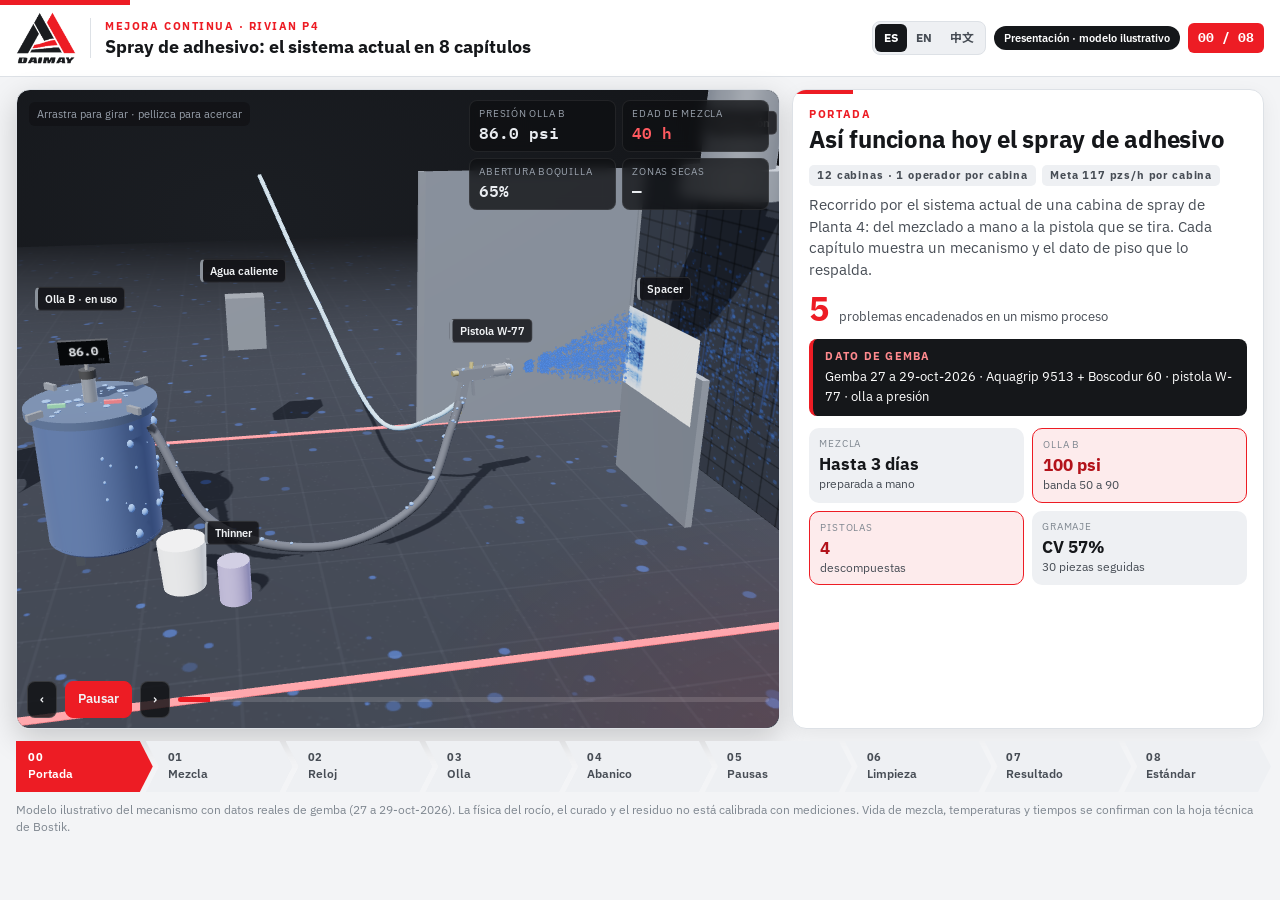
<file: rivian/sim_pistola.html>
<!DOCTYPE html>
<html lang="es">
<head>
<meta charset="utf-8">
<meta name="viewport" content="width=device-width, initial-scale=1, viewport-fit=cover">
<title>DAIMAY · Spray de adhesivo: el sistema actual en 8 capítulos · Rivian P4</title>
<link rel="preconnect" href="https://fonts.googleapis.com">
<link rel="preconnect" href="https://fonts.gstatic.com" crossorigin>
<link href="https://fonts.googleapis.com/css2?family=IBM+Plex+Mono:wght@400;600&family=IBM+Plex+Sans:wght@400;500;600;700&family=Noto+Sans+SC:wght@400;500;700&display=swap" rel="stylesheet">
<style>
:root{
  --bg:#F3F4F6; --panel:#FFFFFF; --panel2:#EEF0F3; --ink:#15171A; --body:#474D55; --mute:#7F8790; --line:#DDE1E6;
  --red:#ED1C24; --red2:#B3121A; --redt:#FDEBEC; --stage1:#1B1E23; --stage2:#0E0F12;
  box-sizing:border-box;
  padding-top:env(safe-area-inset-top,0px);
  padding-bottom:env(safe-area-inset-bottom,0px);
  color-scheme:light;
}
@media (prefers-color-scheme: dark){
  :root:not([data-theme="light"]){
    --bg:#0B0C0E; --panel:#14161A; --panel2:#1B1E23; --ink:#F2F3F5; --body:#C3C8CF; --mute:#848B94; --line:#262A30;
    --red:#F0242C; --red2:#FF6B70; --redt:#2C1416; color-scheme:dark;
  }
}
:root[data-theme="dark"]{
  --bg:#0B0C0E; --panel:#14161A; --panel2:#1B1E23; --ink:#F2F3F5; --body:#C3C8CF; --mute:#848B94; --line:#262A30;
  --red:#F0242C; --red2:#FF6B70; --redt:#2C1416; color-scheme:dark;
}
html{scroll-padding-top:env(safe-area-inset-top,0px)}
*{box-sizing:border-box}
body{margin:0;background:var(--bg);color:var(--ink);font-family:"IBM Plex Sans","Noto Sans SC","PingFang SC","Microsoft YaHei","Segoe UI",system-ui,-apple-system,Roboto,Arial,sans-serif;line-height:1.45;-webkit-text-size-adjust:100%}
.mono{font-family:"IBM Plex Mono",ui-monospace,SFMono-Regular,Menlo,Consolas,monospace}
.brand{position:relative;background:var(--panel);border-bottom:1px solid var(--line)}
.brand::before{content:"";position:absolute;left:0;top:0;width:130px;height:5px;background:var(--red)}
.bi{max-width:1320px;margin:0 auto;padding:12px 16px;display:flex;align-items:center;justify-content:space-between;gap:12px 20px;flex-wrap:wrap}
.logo{display:flex;align-items:center;gap:14px}
.logo svg{width:140px;height:auto;flex:none}
.kick{font-size:.68rem;font-weight:700;letter-spacing:.14em;text-transform:uppercase;color:var(--red)}
.ttl{font-size:1.12rem;font-weight:700;line-height:1.2;margin:1px 0 0}
.folio{display:flex;align-items:center;gap:8px}
.folio .pill{background:var(--ink);color:var(--panel);font-size:.7rem;font-weight:600;padding:4px 10px;border-radius:999px}
.folio .num{background:var(--red);color:#fff;font-weight:700;font-size:.82rem;padding:5px 10px;border-radius:6px}
.layout{max-width:1320px;margin:0 auto;padding:12px 16px 0;display:grid;grid-template-columns:minmax(0,1.62fr) minmax(0,1fr);gap:12px}
.stageWrap{position:relative;border-radius:14px;overflow:hidden;background:#111317;height:640px;border:1px solid var(--line)}
#stage{position:absolute;inset:0}
#stage canvas{display:block;width:100%;height:100%;touch-action:none}
.hud{position:absolute;top:10px;right:10px;display:grid;grid-template-columns:repeat(2,minmax(0,1fr));gap:6px;width:300px;pointer-events:none}
.hud div{background:rgba(15,16,19,.78);border:1px solid rgba(255,255,255,.08);border-radius:8px;padding:6px 9px;color:#e9ecf0}
.hud span{display:block;font-size:.6rem;letter-spacing:.08em;text-transform:uppercase;color:#9aa2ad}
.hud b{font-size:1rem;font-weight:600}
.hud .bad b{color:#ff5a60}
.alertBar{position:absolute;left:50%;bottom:58px;transform:translateX(-50%);background:var(--red);color:#fff;font-weight:700;font-size:.86rem;padding:8px 16px;border-radius:8px;opacity:0;transition:opacity .3s;pointer-events:none;white-space:nowrap}
.alertBar.on{opacity:1;animation:pulse 1s infinite}
@keyframes pulse{50%{box-shadow:0 0 0 8px rgba(237,48,55,.25)}}
#labels{position:absolute;inset:0;pointer-events:none}
.lb{position:absolute;transform:translate(-50%,-100%);font-size:.7rem;font-weight:600;color:#f1f3f5;background:rgba(15,16,19,.8);border:1px solid rgba(255,255,255,.12);border-left:3px solid #8B929B;padding:3px 7px;border-radius:5px;white-space:nowrap}
.lb.r{border-left-color:var(--red)}
.ctrl{position:absolute;left:10px;bottom:10px;right:10px;display:flex;gap:8px;align-items:center}
.ctrl button{border:1px solid rgba(255,255,255,.14);background:rgba(15,16,19,.82);color:#f1f3f5;font:inherit;font-size:.8rem;font-weight:600;padding:8px 12px;border-radius:8px;cursor:pointer}
.ctrl button.pri{background:var(--red);border-color:var(--red)}
.prog{flex:1;height:5px;border-radius:3px;background:rgba(255,255,255,.14);overflow:hidden}
.prog i{display:block;height:100%;width:0;background:var(--red)}
.hint{position:absolute;left:12px;top:12px;font-size:.7rem;color:#9aa2ad;background:rgba(15,16,19,.6);padding:4px 8px;border-radius:6px;pointer-events:none}
.panel{background:var(--panel);border:1px solid var(--line);border-radius:14px;padding:16px;height:640px;overflow:auto;position:relative}
.panel::before{content:"";position:absolute;left:0;top:0;width:60px;height:4px;background:var(--red);border-radius:14px 0 0 0}
.cap{font-size:.7rem;font-weight:700;letter-spacing:.14em;text-transform:uppercase;color:var(--red)}
.panel h2{font-size:1.5rem;line-height:1.15;margin:4px 0 8px;letter-spacing:-.01em}
.panel p{color:var(--body);font-size:.93rem;margin:0 0 12px}
.dato{background:var(--ink);color:#fff;border-left:4px solid var(--red);border-radius:8px;padding:10px 12px;font-size:.84rem;margin:0 0 12px}
:root[data-theme="dark"] .dato{background:#000}
@media (prefers-color-scheme: dark){:root:not([data-theme="light"]) .dato{background:#000}}
.dato b{display:block;font-size:.66rem;letter-spacing:.12em;text-transform:uppercase;color:#ff8a8e;margin-bottom:3px}
.metric{display:flex;align-items:baseline;gap:10px;margin:2px 0 12px}
.metric b{font-size:2.1rem;font-weight:700;color:var(--red);line-height:1}
.metric span{font-size:.84rem;color:var(--body)}
.tag{display:inline-block;font-size:.66rem;font-weight:700;letter-spacing:.08em;padding:3px 8px;border-radius:5px;margin:0 6px 8px 0}
.tag.c{background:var(--red);color:#fff}.tag.h{border:1px solid var(--red);color:var(--red2)}.tag.n{background:var(--panel2);color:var(--body)}
.extra canvas{display:block;width:100%;border-radius:8px;background:var(--panel2)}
.tiles{display:grid;grid-template-columns:1fr 1fr;gap:8px}
.tiles div{background:var(--panel2);border-radius:10px;padding:9px 10px}
.tiles span{display:block;font-size:.64rem;letter-spacing:.08em;text-transform:uppercase;color:var(--mute)}
.tiles b{display:block;font-size:1.05rem}
.tiles small{display:block;font-size:.74rem;color:var(--body);line-height:1.3}
.tiles .crit{background:var(--red)} .tiles .crit span,.tiles .crit b,.tiles .crit small{color:#fff}
.tiles .high{background:var(--redt);border:1px solid var(--red)} .tiles .high b{color:var(--red2)}
.steps{list-style:none;margin:0;padding:0;counter-reset:s}
.steps li{counter-increment:s;display:grid;grid-template-columns:28px 1fr;gap:8px;padding:7px 0;border-bottom:1px solid var(--line);font-size:.86rem;color:var(--body)}
.steps li::before{content:counter(s);background:var(--ink);color:var(--panel);font-weight:700;font-size:.74rem;border-radius:6px;display:flex;align-items:center;justify-content:center;height:22px}
.steps li.r::before{background:var(--red);color:#fff}
.band{position:relative;height:30px;border-radius:6px;background:var(--panel2);margin:6px 0 4px}
.band .ok{position:absolute;top:0;bottom:0;background:rgba(139,146,155,.35);border-left:2px solid var(--mute);border-right:2px solid var(--mute)}
.band .mk{position:absolute;top:-4px;bottom:-4px;width:4px;background:var(--red);border-radius:2px}
.band small{position:absolute;top:34px;font-size:.66rem;color:var(--mute);transform:translateX(-50%)}
.dose{width:100%;border-collapse:collapse;font-size:.8rem}
.dose td,.dose th{border-bottom:1px solid var(--line);padding:5px 6px;text-align:left}
.dose th{font-size:.66rem;letter-spacing:.08em;text-transform:uppercase;color:var(--mute)}
.rail{max-width:1320px;margin:12px auto 0;padding:0 16px;overflow-x:auto}
.rail .in{display:flex;min-width:880px}
.chev{flex:1;position:relative;background:var(--panel2);color:var(--body);padding:9px 8px 9px 22px;clip-path:polygon(0 0,calc(100% - 13px) 0,100% 50%,calc(100% - 13px) 100%,0 100%,13px 50%);margin-right:-7px;border:0;font:inherit;text-align:left;cursor:pointer}
.chev:first-child{clip-path:polygon(0 0,calc(100% - 13px) 0,100% 50%,calc(100% - 13px) 100%,0 100%);padding-left:12px}
.chev b{display:block;font-size:.66rem;letter-spacing:.06em}
.chev span{display:block;font-size:.76rem;font-weight:600}
.chev.done{background:var(--ink);color:var(--panel)}
.chev.on{background:var(--red);color:#fff}
.note{max-width:1320px;margin:10px auto 30px;padding:0 16px;font-size:.72rem;color:var(--mute)}
@media (max-width:1000px){
  .layout{grid-template-columns:1fr}
  .stageWrap{height:58vh;min-height:360px}
  .panel{height:auto}
  .hud{width:220px;grid-template-columns:1fr 1fr}
}
@media (max-width:560px){.hud{width:170px}.hud b{font-size:.85rem}.ttl{font-size:.98rem}.panel h2{font-size:1.25rem}.lb{font-size:.6rem}.hint{display:none}}

.logo img{height:52px;width:auto;display:block}
.logo .lw{display:none}
@media (prefers-color-scheme: dark){:root:not([data-theme="light"]) .logo .ld{display:none}:root:not([data-theme="light"]) .logo .lw{display:block}}
:root[data-theme="dark"] .logo .ld{display:none}:root[data-theme="dark"] .logo .lw{display:block}
.logo .sep{width:1px;height:40px;background:var(--line)}
.langs{display:inline-flex;border:1px solid var(--line);border-radius:8px;padding:2px;background:var(--panel2)}
.langs button{border:0;background:transparent;color:var(--body);font:inherit;font-size:.74rem;font-weight:700;padding:5px 9px;border-radius:6px;cursor:pointer}
.langs button[aria-pressed="true"]{background:var(--ink);color:var(--panel)}
.stageWrap{background:radial-gradient(120% 90% at 30% 20%,var(--stage1),var(--stage2))!important;box-shadow:0 10px 30px rgba(0,0,0,.18)}
.stageWrap::after{content:"";position:absolute;inset:0;pointer-events:none;background:radial-gradient(80% 60% at 100% 100%,rgba(237,28,36,.10),transparent 60%);border-radius:14px}
.hud div{backdrop-filter:blur(6px);-webkit-backdrop-filter:blur(6px)}
.panel{box-shadow:0 6px 20px rgba(0,0,0,.06)}
.tag.c{background:var(--red)}
.chev.done{background:#15171A;color:#fff}
@media (prefers-color-scheme: dark){:root:not([data-theme="light"]) .chev.done{background:#3A3F47}}
:root[data-theme="dark"] .chev.done{background:#3A3F47}
</style>
</head>
<body>
<header class="brand"><div class="bi">
  <div class="logo">
    <img class="ld" src="[data-uri]" alt="DAIMAY">
    <img class="lw" src="[data-uri]" alt="DAIMAY">
    <span class="sep"></span>
    <div><div class="kick" id="tKick">Mejora Continua · Rivian P4</div><div class="ttl" id="tTtl">Spray de adhesivo: el sistema actual en 8 capítulos</div></div>
  </div>
  <div class="folio"><div class="langs" role="group" aria-label="Idioma / Language / 语言"><button data-lang="es" aria-pressed="true">ES</button><button data-lang="en" aria-pressed="false">EN</button><button data-lang="zh" aria-pressed="false">中文</button></div><span class="pill" id="tPill">Presentación · modelo ilustrativo</span><span class="num mono" id="folio">00 / 08</span></div>
</div></header>

<main class="layout">
  <div class="stageWrap">
    <div id="stage" aria-label="Escena 3D de la cabina de spray"></div>
    <div id="labels"></div>
    <div class="hint" id="tHint">Arrastra para girar · pellizca para acercar</div>
    <div class="hud" id="hud">
      <div id="hP"><span>Presión olla B</span><b class="mono">70.0 psi</b></div>
      <div id="hA"><span>Edad de mezcla</span><b class="mono">0 h</b></div>
      <div id="hO"><span>Abertura boquilla</span><b class="mono">100%</b></div>
      <div id="hS"><span>Zonas secas</span><b class="mono">0%</b></div>
    </div>
    <div class="alertBar" id="alertBar">Pistola descompuesta</div>
    <div class="ctrl">
      <button id="prev" aria-label="Capítulo anterior">‹</button>
      <button id="play" class="pri">Pausar</button>
      <button id="next" aria-label="Capítulo siguiente">›</button>
      <div class="prog"><i id="progBar"></i></div>
    </div>
  </div>
  <aside class="panel" id="panel" aria-live="polite">
    <div class="cap" id="pCap">Portada</div>
    <h2 id="pTitle"></h2>
    <div id="pTags"></div>
    <p id="pText"></p>
    <div class="metric" id="pMetric"></div>
    <div class="dato" id="pDato"></div>
    <div class="extra" id="pExtra"></div>
  </aside>
</main>
<nav class="rail" aria-label="Capítulos"><div class="in" id="rail"></div></nav>
<p class="note" id="tNote">Modelo ilustrativo del mecanismo con datos reales de gemba (27 a 29-oct-2026). La física del rocío, el curado y el residuo no está calibrada con mediciones. Vida de mezcla, temperaturas y tiempos se confirman con la hoja técnica de Bostik. Logo DAIMAY recreado en vector como aproximación.</p>

<script>(function(){var b=location.pathname.indexOf('/rivian/')>=0?'../':'';document.write('<script src="'+b+'vendor/three-r128/three.min.js"><\/script><script src="'+b+'vendor/three-r128/OrbitControls.js"><\/script>');})();</script>

<script>
(function(){
"use strict";
var $=function(id){return document.getElementById(id);};
function clamp(x,a,b){return Math.max(a,Math.min(b,x));}
function ease(t){t=clamp(t,0,1);return t<.5?4*t*t*t:1-Math.pow(-2*t+2,3)/2;}
function randn(){var u=0,v=0;while(u===0)u=Math.random();while(v===0)v=Math.random();return Math.sqrt(-2*Math.log(u))*Math.cos(2*Math.PI*v);}
function visc(age){return 1+0.010*age+0.00018*age*age;}
function hex(c){return [parseInt(c.slice(1,3),16)/255,parseInt(c.slice(3,5),16)/255,parseInt(c.slice(5,7),16)/255];}
function lerp3(a,b,t){return [a[0]+(b[0]-a[0])*t,a[1]+(b[1]-a[1])*t,a[2]+(b[2]-a[2])*t];}
var C_FRESH=hex("#9fd0f7"),C_MID=hex("#4f86d6"),C_OLD=hex("#24408f"),C_CRUST=hex("#1E2F66");
function mixRGB(age){var t=Math.min(1,age/72);return t<.5?lerp3(C_FRESH,C_MID,t*2):lerp3(C_MID,C_OLD,(t-.5)*2);}
function rgbStr(c){return "rgb("+Math.round(c[0]*255)+","+Math.round(c[1]*255)+","+Math.round(c[2]*255)+")";}

/* ---------- abanico ---------- */
var GUN={sk:0.45,gaps:[{c:0.36,w:0.09,s:0.95},{c:-0.46,w:0.07,s:0.85},{c:0.05,w:0.05,s:0.5}]};
function profile(x,st){
  var W=1-0.45*(1-st.o),p=Math.exp(-Math.pow(x/(0.95*W),6)),dirt=Math.min(1,1.2*st.d+st.f);
  p*=Math.max(0,1+GUN.sk*dirt*x);
  for(var i=0;i<GUN.gaps.length;i++){var g=GUN.gaps[i],dp=Math.min(0.95,(1.4*st.d+1.2*st.f)*g.s);p*=1-dp*Math.exp(-Math.pow((x-g.c)/g.w,2));}
  p*=1+0.7*Math.max(0,st.v-1)*Math.exp(-Math.pow(x/0.32,2));
  return Math.max(0,p);
}
function sampleLat(st){for(var k=0;k<40;k++){var x=-1.2+2.4*Math.random();if(Math.random()*3.2<profile(x,st))return x;}return (Math.random()*2-1)*0.4;}

/* ---------- capítulos ---------- */
var CH=[
 {dur:14,cam:{p:[-1.2,3.3,6.4],t:[0.1,0.95,0]},extra:"cover",L:{
  es:{short:"Portada",title:"Así funciona hoy el spray de adhesivo",text:"Recorrido por el sistema actual de una cabina de spray de Planta 4: del mezclado a mano a la pistola que se tira. Cada capítulo muestra un mecanismo y el dato de piso que lo respalda.",tags:[["n","12 cabinas · 1 operador por cabina"],["n","Meta 117 pzs/h por cabina"]],metric:["5","problemas encadenados en un mismo proceso"],dato:"Gemba 27 a 29-oct-2026 · Aquagrip 9513 + Boscodur 60 · pistola W-77 · olla a presión"},
  en:{short:"Cover",title:"How adhesive spraying works today",text:"A walk through the current system in one Plant 4 spray booth: from hand mixing to a gun that gets thrown away. Each chapter shows one mechanism and the floor data behind it.",tags:[["n","12 booths · 1 operator per booth"],["n","Target 117 pcs/h per booth"]],metric:["5","chained problems in a single process"],dato:"Gemba Oct 27–29, 2026 · Aquagrip 9513 + Boscodur 60 · W-77 gun · pressure pot"},
  zh:{short:"封面",title:"胶水喷涂的现状",text:"带您走一遍4号厂喷涂房的现行系统：从手工调胶到喷枪报废。每一章展示一个机理，以及支撑它的现场数据。",tags:[["n","12个喷涂房 · 每房1名操作员"],["n","目标：每房每小时117件"]],metric:["5","同一工序中环环相扣的问题"],dato:"现场：2026年10月27–29日 · Aquagrip 9513 + Boscodur 60 · W-77喷枪 · 压力罐"}}},
 {dur:18,cam:{p:[-3.9,2.3,2.5],t:[-2.2,0.95,0]},extra:"dose",L:{
  es:{short:"Mezcla",title:"La mezcla se hace a mano, por volumen",text:"El adhesivo llega en cubetas de 20 kg, pero el catalizador se dosifica por litros con una tabla pegada en el piso. No hay báscula, así que cada lote sale con una proporción distinta.",tags:[["h","Sin báscula"],["h","Lote CG26469219 vence aprox. 21-oct (por confirmar)"]],metric:["50 mL/L","catalizador por tabla, no por peso"],dato:"Tabla en piso: 20 L = 1000 mL, 19 L = 950 mL… 1 L = 50 mL. La cubeta de Aquagrip 9513 dice 20.0 kg."},
  en:{short:"Mixing",title:"Mixing is done by hand, by volume",text:"The adhesive arrives in 20 kg pails, but the hardener is dosed by liters from a chart taped to the floor. There is no scale, so every batch comes out at a different ratio.",tags:[["h","No scale"],["h","Lot CG26469219 expires approx. Oct 21 (to be confirmed)"]],metric:["50 mL/L","hardener by chart, not by weight"],dato:"Floor chart: 20 L = 1000 mL, 19 L = 950 mL… 1 L = 50 mL. The Aquagrip 9513 pail reads 20.0 kg."},
  zh:{short:"调胶",title:"手工按体积调胶",text:"胶水以20公斤桶装到货，但固化剂按贴在地上的表格以升计量。没有电子秤，每批配比都不一样。",tags:[["h","无电子秤"],["h","批号CG26469219约10月21日到期（待确认）"]],metric:["50 mL/L","固化剂按表格配，不按重量"],dato:"地面配比表：20 L = 1000 mL，19 L = 950 mL……1 L = 50 mL。Aquagrip 9513桶上标注20.0公斤。"}}},
 {dur:18,cam:{p:[-0.9,1.9,2.7],t:[-2.2,0.8,0]},extra:"clock",L:{
  es:{short:"Reloj",title:"La mezcla tiene reloj y se usa 3 días",text:"Desde que entra el catalizador, el isocianato empieza a entrecruzar el adhesivo. La mezcla preparada se sigue usando hasta 3 días, así que la pistola recibe un material distinto cada hora.",tags:[["c","Mezcla usada hasta 72 h"],["n","Vida de mezcla real: por confirmar con Bostik"]],metric:["3 días","de uso de una misma mezcla"],dato:"Dato de piso: «la mezcla dura preparada 3 días». El color y la viscosidad del modelo son ilustrativos."},
  en:{short:"Clock",title:"The mix has a clock and is used for 3 days",text:"Once the hardener goes in, the isocyanate starts crosslinking the adhesive. The prepared mix is used for up to 3 days, so the gun gets a different material every hour.",tags:[["c","Mix used up to 72 h"],["n","Actual pot life: to be confirmed with Bostik"]],metric:["3 days","of use for a single mix"],dato:"Floor data: “the prepared mix lasts 3 days.” Color and viscosity in the model are illustrative."},
  zh:{short:"时效",title:"混合胶有时效，却连用3天",text:"加入固化剂后，异氰酸酯就开始使胶水交联。配好的胶最多连用3天，所以喷枪每小时用到的都是不同状态的材料。",tags:[["c","混合胶最长使用72小时"],["n","实际适用期：待与Bostik确认"]],metric:["3天","同一批混合胶的使用时间"],dato:"现场数据：“配好的胶能用3天”。模型中的颜色和粘度仅为示意。"}}},
 {dur:18,cam:{p:[-4.8,2.3,2.6],t:[-2.8,1.0,-0.4]},extra:"band",L:{
  es:{short:"Olla",title:"Olla a presión fuera de control",text:"La hoja de arranque pide 70 ± 20 psi. Cuando la boquilla se tapa, el operador sube la presión para que salga adhesivo. Una olla tiene el manómetro dañado y la otra se leyó por encima del límite.",tags:[["c","Riesgo de seguridad"],["h","Placa del fabricante ilegible"]],metric:["100 psi","leídos en la olla B · banda 50 a 90"],dato:"Olla A: manómetro dañado y un evento hace una semana. Olla B: 100 psi. Sensor digital: 87.3 (unidad por confirmar)."},
  en:{short:"Pot",title:"Pressure pot out of control",text:"The startup sheet calls for 70 ± 20 psi. When the nozzle clogs, the operator raises the pressure to get adhesive out. One pot has a damaged gauge and the other read above the limit.",tags:[["c","Safety risk"],["h","Nameplate unreadable"]],metric:["100 psi","read on pot B · band 50 to 90"],dato:"Pot A: damaged gauge and an incident one week ago. Pot B: 100 psi. Digital sensor: 87.3 (unit to be confirmed)."},
  zh:{short:"压力罐",title:"压力罐失控",text:"开机点检表要求70 ± 20 psi。喷嘴一堵，操作员就调高压力让胶出来。一个罐压力表损坏，另一个读数超限。",tags:[["c","安全风险"],["h","铭牌无法辨认"]],metric:["100 psi","B罐读数 · 范围50–90"],dato:"A罐：压力表损坏，一周前发生过一次事件。B罐：100 psi。数字传感器：87.3（单位待确认）。"}}},
 {dur:20,cam:{p:[1.05,1.5,1.75],t:[2.15,1.18,0]},extra:"profile",L:{
  es:{short:"Abanico",title:"El abanico se va cerrando",text:"La pistola es una W-77 de pintura automotriz, con boquilla fina. Conforme se ensucia, el abanico se angosta, aparecen franjas sin adhesivo y un centro con exceso. Mira cómo cambia el spacer pasada tras pasada.",tags:[["h","Pistola de pintura, no de adhesivo"],["n","Probable copia genérica"]],metric:["",""],dato:"Observación de piso: más adhesivo en algunos puntos del spacer; grumo muy presente en upper frontal derecho."},
  en:{short:"Fan",title:"The spray fan keeps closing",text:"The gun is a W-77 automotive paint gun with a fine nozzle. As it gets dirty, the fan narrows, bands without adhesive appear and the center gets too much. Watch the spacer change pass after pass.",tags:[["h","Paint gun, not an adhesive gun"],["n","Likely a generic copy"]],metric:["",""],dato:"Floor observation: more adhesive in some spots of the spacer; lumps very common on the front right upper."},
  zh:{short:"喷幅",title:"扇形喷幅越来越窄",text:"这是一把W-77汽车喷漆枪，喷嘴很细。越脏，喷幅越窄，出现没有胶的条带，中间却胶过多。看看间隔织物一遍一遍怎么变化。",tags:[["h","喷漆枪，不是喷胶枪"],["n","可能是仿制品"]],metric:["",""],dato:"现场观察：间隔织物某些位置胶过多；右前上饰板胶粒很常见。"}}},
 {dur:22,cam:{p:[1.55,1.5,1.05],t:[1.05,1.2,0]},extra:"pause",L:{
  es:{short:"Pausas",title:"Cada pausa cura la boquilla",text:"En break, comida y juntas la mezcla catalizada se queda quieta en la boquilla y sigue curando. Al reanudar, la película se desprende: primero escupe exceso y luego casi no sale nada.",tags:[["h","Escupido al reanudar"],["h","Piezas casi sin adhesivo"]],metric:["CV 57%","del gramaje en 30 piezas seguidas"],dato:"Estudio spacer upper, 30 piezas: media 3.93 g. Piezas 1 a 5 promedian 7.48 g; piezas 6 a 8 casi en cero."},
  en:{short:"Breaks",title:"Every break cures the nozzle",text:"During breaks, lunch and meetings, the catalyzed mix sits still in the nozzle and keeps curing. On restart the film breaks loose: first it spits too much, then almost nothing comes out.",tags:[["h","Spitting on restart"],["h","Parts with almost no adhesive"]],metric:["CV 57%","of adhesive weight over 30 consecutive parts"],dato:"Spacer upper study, 30 parts: mean 3.93 g. Parts 1–5 average 7.48 g; parts 6–8 near zero."},
  zh:{short:"停机",title:"每次停机都在固化喷嘴",text:"休息、午饭和开会时，已加固化剂的胶停在喷嘴里继续固化。重新开喷时膜层脱落：先喷出过量，然后几乎喷不出来。",tags:[["h","重启时喷溅"],["h","几乎无胶的零件"]],metric:["CV 57%","连续30件的胶重变异"],dato:"上部间隔织物研究，30件：平均3.93克。第1–5件平均7.48克；第6–8件接近零。"}}},
 {dur:18,cam:{p:[-0.3,2.25,3.5],t:[-0.5,0.85,-0.3]},extra:"clean",L:{
  es:{short:"Limpieza",title:"La limpieza deja más residuo",text:"Se limpia con thinner, pero el adhesivo es base agua: el thinner lo precipita y lo vuelve pastoso, y lo ya curado no sale. Las mangueras se purgan con agua caliente. Cada turno queda un poco más dentro.",tags:[["h","Thinner con adhesivo base agua"],["n","Hipótesis: el agua caliente acelera el curado"]],metric:["+1 capa","de residuo por turno"],dato:"La hoja de arranque pide pistola, mangueras y tanque limpios; las fotos muestran costra curada en todos."},
  en:{short:"Cleaning",title:"Cleaning leaves more residue",text:"Guns are cleaned with thinner, but the adhesive is water-based: thinner precipitates it into paste, and what has cured does not come out. Hoses are purged with hot water. Each shift leaves a little more inside.",tags:[["h","Thinner on water-based adhesive"],["n","Hypothesis: hot water speeds curing"]],metric:["+1 layer","of residue per shift"],dato:"The startup sheet asks for a clean gun, hoses and tank; the photos show cured crust on all of them."},
  zh:{short:"清洗",title:"清洗反而留下更多残留",text:"用稀释剂清洗喷枪，但胶水是水性的：稀释剂会让它析出成糊状，已固化的部分洗不掉。软管用热水冲洗。每个班次都在里面多留一点。",tags:[["h","对水性胶使用稀释剂"],["n","假设：热水加速固化"]],metric:["+1层","每班次增加的残留"],dato:"开机点检表要求喷枪、软管和罐体清洁；照片显示它们都有固化的胶垢。"}}},
 {dur:18,cam:{p:[0.9,2.6,3.9],t:[0.8,1.1,0]},extra:"risk",L:{
  es:{short:"Resultado",title:"Pistolas descompuestas y riesgo",text:"El residuo cierra la boquilla: el rocío sale a golpes y la pistola se tira. El operador compensa con presión, lo que agrava el riesgo de seguridad. Calidad, entrega y costo dependen del mismo mecanismo.",tags:[["c","4 pistolas descompuestas"],["h","Grumo y hundimiento en upper"]],metric:["≈$13K","por trimestre de scrap atribuido a adhesivo"],dato:"Scrap Door Upper aprox. $42K de julio a septiembre; ~30% atribuido a adhesivo y spray (estimación gruesa)."},
  en:{short:"Result",title:"Broken guns and risk",text:"The residue closes the nozzle: the spray comes out in bursts and the gun is thrown away. The operator compensates with pressure, which worsens the safety risk. Quality, delivery and cost depend on the same mechanism.",tags:[["c","4 broken guns"],["h","Lumps and sink marks on upper"]],metric:["≈$13K","per quarter of scrap attributed to adhesive"],dato:"Door Upper scrap approx. $42K July–September; ~30% attributed to adhesive and spray (rough estimate)."},
  zh:{short:"结果",title:"喷枪报废与风险",text:"残留堵住喷嘴：喷涂时断时续，喷枪只能报废。操作员靠加压来弥补，安全风险更大。质量、交付和成本都取决于同一个机理。",tags:[["c","4把喷枪报废"],["h","上饰板胶粒和凹陷"]],metric:["≈$13K","每季度归因于胶水的报废"],dato:"门上饰板7–9月报废约4.2万美元；约30%归因于胶水和喷涂（粗略估计）。"}}},
 {dur:20,cam:{p:[-0.4,3.1,5.4],t:[0.5,1.0,0]},extra:"next",L:{
  es:{short:"Estándar",title:"Mismo equipo, otro método",text:"Con estándar de Ola 1 el abanico se mantiene parejo: lote del turno pesado en báscula, purga con agua al iniciar cada pausa, limpieza inmediata con agua, presión fija con manómetro calibrado y pistolas rotativas.",tags:[["n","Sin inversión mayor"],["n","Sin cambio de proceso ante Rivian"]],metric:["0","zonas secas en el modelo con estándar"],dato:"Acción inmediata de seguridad: retirar la olla A de servicio y verificar la olla B contra manómetro patrón."},
  en:{short:"Standard",title:"Same equipment, different method",text:"With the Wave 1 standard the fan stays even: shift batch weighed on a scale, water purge at the start of each break, immediate cleaning with water, fixed pressure with a calibrated gauge, and rotating guns.",tags:[["n","No major investment"],["n","No process change for Rivian"]],metric:["0","dry zones in the model with the standard"],dato:"Immediate safety action: take pot A out of service and verify pot B against a master gauge."},
  zh:{short:"标准化",title:"同样的设备，不同的方法",text:"执行第一阶段标准后，喷幅保持均匀：每班用秤称量配胶，每次停机开始时用水冲洗，立即用水清洗，压力固定并使用校准过的压力表，喷枪轮换使用。",tags:[["n","无需大额投资"],["n","无需向Rivian申请工艺变更"]],metric:["0","标准化模型中的干区"],dato:"立即安全措施：A罐停用，并用标准压力表校验B罐。"}}}
];
var T={
 es:{doc:"DAIMAY · Spray de adhesivo: el sistema actual en 8 capítulos · Rivian P4",kick:"Mejora Continua · Rivian P4",ttl:"Spray de adhesivo: el sistema actual en 8 capítulos",pill:"Presentación · modelo ilustrativo",hint:"Arrastra para girar · pellizca para acercar",hP:"Presión olla B",hA:"Edad de mezcla",hO:"Abertura boquilla",hS:"Zonas secas",pause:"Pausar",play:"Reproducir",prev:"Capítulo anterior",next:"Capítulo siguiente",cover:"Portada",cap:function(n){return "Capítulo "+n+" / 08";},dato:"Dato de gemba",alert:"Pistola descompuesta · olla B en 100 psi",
  lbl:{B:"Olla B · en uso",A:"Olla A · manómetro dañado",G:"Pistola W-77",P:"Spacer",H:"Agua caliente",T:"Thinner",F:"Extracción"},
  coverT:[["Mezcla","Hasta 3 días","preparada a mano"],["Olla B","100 psi","banda 50 a 90","high"],["Pistolas","4","descompuestas","high"],["Gramaje","CV 57%","30 piezas seguidas"]],
  doseH:["Adhesivo (L)","Catalizador (mL)"],doseR:"Proporción real por lote en el modelo:",ill:"(ilustrativo)",
  ageT:"Edad de la mezcla",day:function(d){return "día "+d+" de 3";},visT:"Viscosidad relativa",visS:"ilustrativa",
  bandL:"Presión de la olla B contra la banda de la hoja de arranque",potA:["Olla A","Sin lectura","manómetro dañado"],potB:["Olla B","leídos 100"],
  dryT:"Zonas secas",hvT:"Zonas con exceso",lastP:"última pasada",studyN:"Esquemático con los grupos y picos reportados del estudio; no reproduce cada valor.",turns:"Turnos acumulados:",
  riskT:[["Seguridad","CRÍTICO","olla sin manómetro y olla sobre 90 psi","crit"],["Calidad","ALTO","gramaje CV 57%, grumo, zonas secas","high"],["Entrega","MEDIO","paros para destapar y cambiar pistola"],["Costo","ALTO","pistolas tiradas y scrap atribuido","high"]],
  steps:["Retirar olla A y verificar olla B con manómetro patrón","Lote del turno pesado en báscula, con hora de preparación","Purga con agua al iniciar cada pausa","Limpieza inmediata con agua, no thinner","Presión fija y pistolas rotativas con tarjeta de vida","Chequeo de patrón y gramaje al arranque"],
  top:"arriba",bot:"abajo",profC:"Perfil del depósito a lo alto del spacer · punteada: ideal",cutC:"Corte de canal y boquilla · azul oscuro: residuo curado · azul medio: película de la pausa",open:"abertura",studyC:"pieza 1 → 30 · g de adhesivo neto · punteada: media 3.93 g",
  note:"Modelo ilustrativo del mecanismo con datos reales de gemba (27 a 29-oct-2026). La física del rocío, el curado y el residuo no está calibrada con mediciones. Vida de mezcla, temperaturas y tiempos se confirman con la hoja técnica de Bostik."},
 en:{doc:"DAIMAY · Adhesive spraying: the current system in 8 chapters · Rivian P4",kick:"Continuous Improvement · Rivian P4",ttl:"Adhesive spraying: the current system in 8 chapters",pill:"Presentation · illustrative model",hint:"Drag to rotate · pinch to zoom",hP:"Pot B pressure",hA:"Mix age",hO:"Nozzle opening",hS:"Dry zones",pause:"Pause",play:"Play",prev:"Previous chapter",next:"Next chapter",cover:"Cover",cap:function(n){return "Chapter "+n+" / 08";},dato:"Gemba data",alert:"Gun broken · pot B at 100 psi",
  lbl:{B:"Pot B · in use",A:"Pot A · damaged gauge",G:"W-77 gun",P:"Spacer",H:"Hot water",T:"Thinner",F:"Exhaust"},
  coverT:[["Mix","Up to 3 days","hand prepared"],["Pot B","100 psi","band 50 to 90","high"],["Guns","4","broken","high"],["Adhesive weight","CV 57%","30 consecutive parts"]],
  doseH:["Adhesive (L)","Hardener (mL)"],doseR:"Actual ratio per batch in the model:",ill:"(illustrative)",
  ageT:"Mix age",day:function(d){return "day "+d+" of 3";},visT:"Relative viscosity",visS:"illustrative",
  bandL:"Pot B pressure against the startup sheet band",potA:["Pot A","No reading","damaged gauge"],potB:["Pot B","read 100"],
  dryT:"Dry zones",hvT:"Excess zones",lastP:"last pass",studyN:"Schematic with the groups and peaks reported in the study; it does not reproduce each value.",turns:"Accumulated shifts:",
  riskT:[["Safety","CRITICAL","pot without gauge and pot above 90 psi","crit"],["Quality","HIGH","weight CV 57%, lumps, dry zones","high"],["Delivery","MEDIUM","stops to unclog and change guns"],["Cost","HIGH","discarded guns and attributed scrap","high"]],
  steps:["Take pot A out of service and verify pot B with a master gauge","Shift batch weighed on a scale, with preparation time","Water purge at the start of each break","Immediate cleaning with water, not thinner","Fixed pressure and rotating guns with a life tag","Pattern and weight check at startup"],
  top:"top",bot:"bottom",profC:"Deposit profile along spacer height · dashed: ideal",cutC:"Channel and nozzle section · dark blue: cured residue · mid blue: break film",open:"opening",studyC:"part 1 → 30 · net adhesive (g) · dashed: mean 3.93 g",
  note:"Illustrative model of the mechanism with real gemba data (Oct 27–29, 2026). Spray, curing and residue physics are not calibrated with measurements. Pot life, temperatures and times must be confirmed with the Bostik technical data sheet."},
 zh:{doc:"DAIMAY · 胶水喷涂：现行系统8章 · Rivian 4号厂",kick:"持续改进 · Rivian 4号厂",ttl:"胶水喷涂：现行系统8章",pill:"演示 · 示意模型",hint:"拖动旋转 · 双指缩放",hP:"B罐压力",hA:"混合胶时长",hO:"喷嘴开度",hS:"干区",pause:"暂停",play:"播放",prev:"上一章",next:"下一章",cover:"封面",cap:function(n){return "第 "+n+" / 08 章";},dato:"现场数据",alert:"喷枪报废 · B罐100 psi",
  lbl:{B:"B罐 · 使用中",A:"A罐 · 压力表损坏",G:"W-77喷枪",P:"间隔织物",H:"热水",T:"稀释剂",F:"排风"},
  coverT:[["混合胶","最长3天","手工调配"],["B罐","100 psi","范围50–90","high"],["喷枪","4","已报废","high"],["胶重","CV 57%","连续30件"]],
  doseH:["胶水 (L)","固化剂 (mL)"],doseR:"模型中每批的实际配比：",ill:"（示意）",
  ageT:"混合胶时长",day:function(d){return "第"+d+"天（共3天）";},visT:"相对粘度",visS:"示意",
  bandL:"B罐压力与开机点检表范围对比",potA:["A罐","无读数","压力表损坏"],potB:["B罐","读数100"],
  dryT:"干区",hvT:"过量区",lastP:"上一遍",studyN:"示意图，显示研究中报告的分组和峰值；并非逐一复现每个数值。",turns:"累计班次：",
  riskT:[["安全","严重","一罐无压力表，另一罐超过90 psi","crit"],["质量","高","胶重CV 57%、胶粒、干区","high"],["交付","中","停机疏通和更换喷枪"],["成本","高","报废喷枪和归因报废","high"]],
  steps:["A罐停用，用标准压力表校验B罐","每班配胶用秤称量，并记录配制时间","每次停机开始时用水冲洗","立即用水清洗，不用稀释剂","固定压力，喷枪轮换并挂寿命卡","开机时检查喷幅和胶重"],
  top:"上",bot:"下",profC:"沿间隔织物高度的沉积分布 · 虚线：理想",cutC:"流道与喷嘴剖面 · 深蓝：固化残留 · 中蓝：停机膜层",open:"开度",studyC:"第1 → 30件 · 净胶重（克）· 虚线：平均3.93克",
  note:"机理示意模型，基于真实现场数据（2026年10月27–29日）。喷涂、固化和残留的物理过程未经测量校准。适用期、温度和时间需以Bostik技术数据表为准。"}
};
var lang="es";
try{var sl=localStorage.getItem("daimay-lang");if(sl&&T[sl])lang=sl;}catch(e){}
function tx(){return T[lang];}
function cl(i){return CH[i].L[lang];}


/* ---------- three ---------- */
var stage=$("stage");
var renderer=new THREE.WebGLRenderer({antialias:true,alpha:true});renderer.setClearColor(0x000000,0);
renderer.setPixelRatio(Math.min(2,window.devicePixelRatio||1));
renderer.outputEncoding=THREE.sRGBEncoding;
renderer.toneMapping=THREE.ACESFilmicToneMapping;renderer.toneMappingExposure=1.08;
renderer.shadowMap.enabled=true;renderer.shadowMap.type=THREE.PCFSoftShadowMap;
stage.appendChild(renderer.domElement);
var scene=new THREE.Scene();scene.background=null;scene.fog=new THREE.Fog(0x15171b,10,24);
var camera=new THREE.PerspectiveCamera(40,1,0.05,60);camera.position.set(-1.2,3.3,6.4);
var controls=new THREE.OrbitControls(camera,renderer.domElement);
controls.enableDamping=true;controls.dampingFactor=0.08;controls.enablePan=false;controls.minDistance=0.5;controls.maxDistance=12;controls.maxPolarAngle=Math.PI*0.48;controls.target.set(0.1,0.95,0);

(function(){
  var pm=new THREE.PMREMGenerator(renderer),es=new THREE.Scene();
  es.add(new THREE.Mesh(new THREE.BoxGeometry(12,12,12),new THREE.MeshBasicMaterial({color:0x2a2f38,side:THREE.BackSide})));
  [[0,5.5,0,8,1.2],[4,3,3,3,0.8],[-5,2.5,-2,3,0.7]].forEach(function(a){var m=new THREE.Mesh(new THREE.PlaneGeometry(a[3],a[4]),new THREE.MeshBasicMaterial({color:0xffffff}));m.position.set(a[0],a[1],a[2]);m.lookAt(0,0,0);es.add(m);});
  scene.environment=pm.fromScene(es,0.04).texture;
})();
scene.add(new THREE.HemisphereLight(0xdfe6f0,0x1c1f24,0.45));
var key=new THREE.DirectionalLight(0xffffff,1.25);key.position.set(-3,7,5);key.castShadow=true;key.shadow.mapSize.set(2048,2048);
key.shadow.camera.left=-6;key.shadow.camera.right=6;key.shadow.camera.top=6;key.shadow.camera.bottom=-6;key.shadow.bias=-0.0004;scene.add(key);
var rim=new THREE.DirectionalLight(0x9bb7ff,0.45);rim.position.set(5,3,-4);scene.add(rim);
var redLight=new THREE.PointLight(0xED1C24,0,3.2);redLight.position.set(-2.2,1.9,0.6);scene.add(redLight);

function canvasTex(w,h,draw){var c=document.createElement("canvas");c.width=w;c.height=h;var x=c.getContext("2d");draw(x,w,h);var t=new THREE.CanvasTexture(c);t.encoding=THREE.sRGBEncoding;t.anisotropy=4;return {c:c,x:x,t:t};}
function std(color,metal,rough,extra){var m=new THREE.MeshStandardMaterial(Object.assign({color:color,metalness:metal,roughness:rough},extra||{}));return m;}
function shadow(o){o.traverse(function(n){if(n.isMesh){n.castShadow=true;n.receiveShadow=true;}});return o;}

/* piso */
var floorT=canvasTex(512,512,function(x,w,h){x.fillStyle="#2b2e34";x.fillRect(0,0,w,h);for(var i=0;i<3000;i++){x.fillStyle="rgba(255,255,255,"+(Math.random()*0.03)+")";x.fillRect(Math.random()*w,Math.random()*h,2,2);}x.strokeStyle="rgba(255,255,255,.05)";for(var g=0;g<=w;g+=64){x.beginPath();x.moveTo(g,0);x.lineTo(g,h);x.stroke();x.beginPath();x.moveTo(0,g);x.lineTo(w,g);x.stroke();}for(var s=0;s<70;s++){x.fillStyle="rgba(70,120,220,"+(0.15+Math.random()*0.3)+")";x.beginPath();x.arc(Math.random()*w,Math.random()*h,1+Math.random()*4,0,7);x.fill();}});
floorT.t.wrapS=floorT.t.wrapT=THREE.RepeatWrapping;floorT.t.repeat.set(6,6);
var floor=new THREE.Mesh(new THREE.PlaneGeometry(30,30),std(0xffffff,0,0.85,{map:floorT.t}));floor.rotation.x=-Math.PI/2;floor.receiveShadow=true;scene.add(floor);
[[0.2,0.003,2.05,6.4,0.07],[0.2,0.003,-2.05,6.4,0.07]].forEach(function(a){var l=new THREE.Mesh(new THREE.BoxGeometry(a[3],0.006,a[4]),std(0xED1C24,0,0.6));l.position.set(a[0],a[1],a[2]);scene.add(l);});

/* cabina */
var wallT=canvasTex(512,512,function(x,w,h){x.fillStyle="#3b4049";x.fillRect(0,0,w,h);x.strokeStyle="rgba(0,0,0,.35)";x.lineWidth=2;for(var g=0;g<=w;g+=32){x.beginPath();x.moveTo(g,0);x.lineTo(g,h);x.stroke();x.beginPath();x.moveTo(0,g);x.lineTo(w,g);x.stroke();}
  for(var i=0;i<1600;i++){var cx=w*0.5+randn()*110,cy=h*0.55+randn()*80;x.fillStyle="rgba(70,125,215,"+(0.12+Math.random()*0.35)+")";x.beginPath();x.arc(cx,cy,0.6+Math.random()*2.6,0,7);x.fill();}
  for(var s=0;s<14;s++){var sx=w*0.3+Math.random()*w*0.4,sy=h*0.45+Math.random()*60;x.strokeStyle="rgba(60,110,200,.35)";x.lineWidth=2;x.beginPath();x.moveTo(sx,sy);x.lineTo(sx+randn()*2,sy+40+Math.random()*90);x.stroke();}});
var back=new THREE.Mesh(new THREE.PlaneGeometry(4.2,2.6),std(0xffffff,0.1,0.8,{map:wallT.t}));back.position.set(3.05,1.3,0);back.rotation.y=-Math.PI/2;back.receiveShadow=true;scene.add(back);
var sideM=std(0x2f343c,0.2,0.7,{side:THREE.DoubleSide});
[[1.9,-2.05]].forEach(function(a){var s=new THREE.Mesh(new THREE.PlaneGeometry(2.3,2.6),sideM);s.position.set(a[0],1.3,a[1]);s.receiveShadow=true;scene.add(s);});
var frameM=std(0x8a929d,0.8,0.35);
[[0.75,-2.05],[3.05,-2.05],[3.05,2.05]].forEach(function(a){var p=new THREE.Mesh(new THREE.BoxGeometry(0.06,2.6,0.06),frameM);p.position.set(a[0],1.3,a[1]);shadow(p);scene.add(p);});
var duct=new THREE.Mesh(new THREE.CylinderGeometry(0.28,0.28,1.6,32),std(0xb9c0c9,0.85,0.3));duct.position.set(2.8,3.4,0);shadow(duct);scene.add(duct);
var fanHousing=new THREE.Mesh(new THREE.CylinderGeometry(0.42,0.42,0.22,40),std(0x6b737e,0.6,0.5));fanHousing.position.set(2.8,2.65,0);shadow(fanHousing);scene.add(fanHousing);
var fanBlades=new THREE.Group();for(var b=0;b<4;b++){var bl=new THREE.Mesh(new THREE.BoxGeometry(0.34,0.02,0.08),std(0x2a2e35,0.5,0.5));bl.rotation.y=b*Math.PI/2;bl.position.set(Math.cos(b*Math.PI/2)*0.17,0,-Math.sin(b*Math.PI/2)*0.17);fanBlades.add(bl);}fanBlades.position.set(2.8,2.53,0);scene.add(fanBlades);

/* instanced crust helper */
var crustMat=std(0x23408f,0.05,0.5,{emissive:0x060d22});
function crustSet(n,gen){var g=new THREE.SphereGeometry(1,8,6),m=new THREE.InstancedMesh(g,crustMat,n);var data=[];for(var i=0;i<n;i++)data.push(gen(i));m.userData.data=data;m.castShadow=true;scene.add(m);return m;}
var _m=new THREE.Matrix4(),_q=new THREE.Quaternion(),_s=new THREE.Vector3(),_p=new THREE.Vector3();
function crustApply(m,level){var d=m.userData.data;for(var i=0;i<d.length;i++){var k=d[i],vis=level>k.th?Math.min(1,(level-k.th)*3):0,r=k.r*vis*0.6;_p.set(k.x,k.y,k.z);_s.set(r,r*k.flat*0.7,r);_m.compose(_p,_q,_s);m.setMatrixAt(i,_m);}m.instanceMatrix.needsUpdate=true;}

/* ollas */
function pressDisplay(){return canvasTex(256,128,function(){});}
function makePot(x,z,sc,name){
  var g=new THREE.Group();g.position.set(x,0,z);g.scale.setScalar(sc);
  var bodyM=std(0x1d2c55,0.35,0.55,{transparent:true,opacity:1});
  var body=new THREE.Mesh(new THREE.CylinderGeometry(0.42,0.42,1.0,48,1,true),bodyM);body.position.y=0.62;g.add(body);
  var bottom=new THREE.Mesh(new THREE.CylinderGeometry(0.42,0.40,0.04,48),std(0x1a2547,0.4,0.6));bottom.position.y=0.12;g.add(bottom);
  for(var i=0;i<3;i++){var a=i*2*Math.PI/3,leg=new THREE.Mesh(new THREE.BoxGeometry(0.06,0.12,0.06),std(0x1a1c1f,0.5,0.6));leg.position.set(Math.cos(a)*0.33,0.06,Math.sin(a)*0.33);g.add(leg);}
  var lid=new THREE.Mesh(new THREE.CylinderGeometry(0.47,0.47,0.06,48),std(0x23314f,0.5,0.45));lid.position.y=1.15;g.add(lid);
  for(i=0;i<4;i++){a=i*Math.PI/2+Math.PI/4;var wn=new THREE.Mesh(new THREE.BoxGeometry(0.12,0.05,0.03),std(0xb8bec6,0.85,0.35));wn.position.set(Math.cos(a)*0.47,1.2,Math.sin(a)*0.47);wn.rotation.y=-a;g.add(wn);}
  var reg=new THREE.Mesh(new THREE.CylinderGeometry(0.05,0.05,0.18,20),std(0xc3c9d1,0.9,0.25));reg.position.set(0,1.27,0);g.add(reg);
  var knob=new THREE.Mesh(new THREE.CylinderGeometry(0.06,0.06,0.06,20),std(0x111111,0.2,0.6));knob.position.set(0,1.39,0);g.add(knob);
  var vr=new THREE.Mesh(new THREE.BoxGeometry(0.12,0.025,0.03),std(0xc8262c,0.2,0.5));vr.position.set(0.18,1.23,0.2);g.add(vr);
  var vg=new THREE.Mesh(new THREE.BoxGeometry(0.12,0.025,0.03),std(0x2f8f4a,0.2,0.5));vg.position.set(-0.2,1.23,0.22);g.add(vg);
  var disp=canvasTex(256,128,function(){});
  var dm=[std(0x111111,0.3,0.5),std(0x111111,0.3,0.5),std(0x111111,0.3,0.5),std(0x111111,0.3,0.5),new THREE.MeshBasicMaterial({map:disp.t,toneMapped:false}),std(0x111111,0.3,0.5)];
  var dbox=new THREE.Mesh(new THREE.BoxGeometry(0.34,0.17,0.05),dm);dbox.position.set(0,1.56,0.03);g.add(dbox);
  var stem=new THREE.Mesh(new THREE.CylinderGeometry(0.015,0.015,0.12,8),std(0x777777,0.8,0.4));stem.position.set(0,1.45,0);g.add(stem);
  var fluid=new THREE.Mesh(new THREE.CylinderGeometry(0.4,0.4,1,40),std(0x9fd0f7,0.05,0.25,{emissive:0x0b1a35}));fluid.position.y=0.6;fluid.visible=false;g.add(fluid);
  var ring=new THREE.Mesh(new THREE.TorusGeometry(0.62,0.02,8,64),new THREE.MeshBasicMaterial({color:0xED1C24,transparent:true,opacity:0}));ring.rotation.x=Math.PI/2;ring.position.y=0.03;g.add(ring);
  shadow(g);scene.add(g);
  return {g:g,bodyM:bodyM,disp:disp,fluid:fluid,ring:ring,name:name};
}
var potB=makePot(-2.2,0,1,"B"),potA=makePot(-3.45,-1.15,0.82,"A");
potA.bodyM.color.set(0x262d3a);
var crustPot=crustSet(70,function(i){var th=Math.random()*0.8,top=i<26;if(top){var r=Math.random()*0.44,a=Math.random()*6.28;return {x:-2.2+Math.cos(a)*r,y:1.19,z:Math.sin(a)*r,r:0.02+Math.random()*0.04,flat:0.35,th:th};}var a2=-1.2+Math.random()*2.6,y=0.2+Math.random()*0.95;return {x:-2.2+Math.cos(a2)*0.43,y:y,z:Math.sin(a2)*0.43,r:0.015+Math.random()*0.035,flat:1.8,th:th};});

/* manguera */
var hoseCurve=new THREE.CatmullRomCurve3([new THREE.Vector3(-1.78,1.02,0.18),new THREE.Vector3(-1.35,0.35,0.55),new THREE.Vector3(-0.5,0.12,0.6),new THREE.Vector3(0.2,0.35,0.42),new THREE.Vector3(0.5,0.78,0.12),new THREE.Vector3(0.6,0.98,0.02)]);
var hose=new THREE.Mesh(new THREE.TubeGeometry(hoseCurve,140,0.034,14,false),std(0x1b1d22,0.1,0.7));shadow(hose);scene.add(hose);
var airCurve=new THREE.CatmullRomCurve3([new THREE.Vector3(-0.8,2.6,-1.9),new THREE.Vector3(-0.4,1.6,-1.2),new THREE.Vector3(0.1,0.6,-0.6),new THREE.Vector3(0.45,0.82,-0.12),new THREE.Vector3(0.6,0.96,-0.03)]);
var airHose=new THREE.Mesh(new THREE.TubeGeometry(airCurve,100,0.02,10,false),std(0x5d93c9,0.1,0.55));shadow(airHose);scene.add(airHose);
var crustHose=crustSet(60,function(){var t=Math.random(),p=hoseCurve.getPoint(t),a=Math.random()*6.28;return {x:p.x+Math.cos(a)*0.035,y:p.y+Math.sin(a)*0.035+0.01,z:p.z+Math.sin(a)*0.02,r:0.012+Math.random()*0.025,flat:1,th:Math.random()*0.8};});

/* pistola */
var gunPivot=new THREE.Group();gunPivot.position.set(0.62,1.0,0);scene.add(gunPivot);
var gun=new THREE.Group();gunPivot.add(gun);
var chrome=std(0xd5d9df,0.95,0.22);
var gBody=new THREE.Mesh(new THREE.BoxGeometry(0.32,0.095,0.075),chrome);gBody.position.set(0.12,0.2,0);gun.add(gBody);
var gHead=new THREE.Mesh(new THREE.CylinderGeometry(0.05,0.05,0.12,28),chrome);gHead.rotation.z=Math.PI/2;gHead.position.set(0.32,0.2,0);gun.add(gHead);
var gCap=new THREE.Mesh(new THREE.CylinderGeometry(0.055,0.048,0.045,28),std(0xb7bec7,0.9,0.3));gCap.rotation.z=Math.PI/2;gCap.position.set(0.4,0.2,0);gun.add(gCap);
[0.065,-0.065].forEach(function(dy){var h=new THREE.Mesh(new THREE.BoxGeometry(0.03,0.035,0.03),std(0xb7bec7,0.9,0.3));h.position.set(0.415,0.2+dy,0);gun.add(h);});
var tip=new THREE.Mesh(new THREE.CylinderGeometry(0.01,0.016,0.03,16),std(0x9aa2ad,0.9,0.3));tip.rotation.z=Math.PI/2;tip.position.set(0.435,0.2,0);gun.add(tip);
var handle=new THREE.Mesh(new THREE.BoxGeometry(0.065,0.26,0.065),chrome);handle.position.set(0.0,0.05,0);handle.rotation.z=-0.18;gun.add(handle);
var trig=new THREE.Mesh(new THREE.BoxGeometry(0.018,0.15,0.025),chrome);trig.position.set(0.1,0.09,0);trig.rotation.z=0.12;gun.add(trig);
[[-0.06,0.22,0,0.022,0.06,Math.PI/2],[0.08,0.27,0,0.016,0.05,0],[-0.02,-0.1,0,0.02,0.05,0]].forEach(function(a){var k=new THREE.Mesh(new THREE.CylinderGeometry(a[3],a[3],a[4],16),std(0xc9a64a,0.8,0.35));k.position.set(a[0],a[1],a[2]);if(a[5])k.rotation.z=a[5];gun.add(k);});
var nozzleCrust=new THREE.Mesh(new THREE.TorusGeometry(0.02,0.008,8,24),crustMat);nozzleCrust.rotation.y=Math.PI/2;nozzleCrust.position.set(0.445,0.2,0);gun.add(nozzleCrust);
shadow(gun);
var crustGun=(function(){var g=new THREE.SphereGeometry(1,8,6),m=new THREE.InstancedMesh(g,crustMat,50);var data=[];for(var i=0;i<50;i++){var part=Math.random();var p=part<0.5?[0.12+(Math.random()-.5)*0.3,0.2+(Math.random()<.5?0.048:-0.048),(Math.random()-.5)*0.07]:(part<0.8?[0.38+Math.random()*0.06,0.2+(Math.random()-.5)*0.1,(Math.random()<.5?1:-1)*0.05]:[0.0+(Math.random()-.5)*0.06,0.05+(Math.random()-.5)*0.2,(Math.random()<.5?1:-1)*0.033]);data.push({x:p[0],y:p[1],z:p[2],r:0.006+Math.random()*0.012,flat:1,th:Math.random()*0.8});}m.userData.data=data;gun.add(m);return m;})();

/* agua caliente y thinner */
var heater=new THREE.Mesh(new THREE.BoxGeometry(0.36,0.5,0.22),std(0xaeb6bf,0.85,0.3,{emissive:0x000000}));heater.position.set(-1.0,1.25,-1.9);shadow(heater);scene.add(heater);
var thin=new THREE.Mesh(new THREE.CylinderGeometry(0.11,0.11,0.3,24),std(0x8a7bd8,0.4,0.4,{emissive:0x000000}));thin.position.set(-1.25,0.15,1.0);shadow(thin);scene.add(thin);
var catCan=new THREE.Mesh(new THREE.CylinderGeometry(0.08,0.08,0.2,24),std(0x9da5ae,0.8,0.3));catCan.position.set(-1.95,1.55,0.15);catCan.rotation.z=1.0;catCan.visible=false;shadow(catCan);scene.add(catCan);
var stream=new THREE.Mesh(new THREE.CylinderGeometry(0.008,0.006,0.32,8),new THREE.MeshStandardMaterial({color:0xc8a24a,roughness:0.2,metalness:0,emissive:0x2a1d00}));stream.position.set(-2.05,1.33,0.12);stream.visible=false;scene.add(stream);
var bucket=new THREE.Mesh(new THREE.CylinderGeometry(0.17,0.15,0.36,32),std(0xeceff2,0,0.6));bucket.position.set(-1.6,0.18,0.75);shadow(bucket);scene.add(bucket);

/* pieza */
var GW=120,GH=70,grid=new Float32Array(GW*GH),rows=new Float32Array(GH);
var fab=document.createElement("canvas");fab.width=480;fab.height=280;(function(){var x=fab.getContext("2d");x.fillStyle="#f1f1ec";x.fillRect(0,0,480,280);for(var yy=0;yy<280;yy+=4)for(var xx=(yy/4)%2?2:0;xx<480;xx+=4){x.fillStyle="rgba(0,0,0,.06)";x.fillRect(xx,yy,2,2);}})();
var pieceTex=canvasTex(480,280,function(x){x.drawImage(fab,0,0);});
var pieceMat=new THREE.MeshStandardMaterial({map:pieceTex.t,roughness:0.75,metalness:0});
var piece=new THREE.Mesh(new THREE.PlaneGeometry(1.2,0.7),pieceMat);piece.position.set(2.3,1.2,0);piece.rotation.y=-Math.PI/2;piece.castShadow=true;scene.add(piece);
var fix=new THREE.Mesh(new THREE.BoxGeometry(0.06,1.25,1.3),std(0x5a616b,0.6,0.5));fix.position.set(2.36,0.62,0);shadow(fix);scene.add(fix);
var PIECE_X=2.3,NOZ=new THREE.Vector3();

/* particulas */
var N=4200,pos=new Float32Array(N*3),col=new Float32Array(N*3),siz=new Float32Array(N),alp=new Float32Array(N),vel=new Float32Array(N*3),life=new Float32Array(N),act=new Uint8Array(N),big=new Uint8Array(N),head=0;
var pg=new THREE.BufferGeometry();
pg.setAttribute("position",new THREE.BufferAttribute(pos,3));pg.setAttribute("pcolor",new THREE.BufferAttribute(col,3));pg.setAttribute("size",new THREE.BufferAttribute(siz,1));pg.setAttribute("alpha",new THREE.BufferAttribute(alp,1));
var pmat=new THREE.ShaderMaterial({transparent:true,depthWrite:false,uniforms:{uScale:{value:600}},
  vertexShader:"attribute float size;attribute vec3 pcolor;attribute float alpha;varying vec3 vC;varying float vA;uniform float uScale;void main(){vC=pcolor;vA=alpha;vec4 mv=modelViewMatrix*vec4(position,1.0);gl_PointSize=size*uScale/max(0.001,-mv.z);gl_Position=projectionMatrix*mv;}",
  fragmentShader:"varying vec3 vC;varying float vA;void main(){vec2 c=gl_PointCoord-0.5;float r=length(c);if(r>0.5)discard;float a=smoothstep(0.5,0.1,r)*vA;vec3 col=vC*(1.15-0.5*r);gl_FragColor=vec4(col,a);}"});
var points=new THREE.Points(pg,pmat);points.frustumCulled=false;scene.add(points);

var _f=new THREE.Vector3(),_u=new THREE.Vector3(),_r=new THREE.Vector3();
function emit(n,st,color,isBig){
  gunPivot.updateMatrixWorld();tip.getWorldPosition(NOZ);
  _f.set(1,0,0).applyQuaternion(gunPivot.quaternion);_u.set(0,1,0);_r.crossVectors(_f,_u).normalize();
  for(var k=0;k<n;k++){
    var i=head;head=(head+1)%N;
    var lat=isBig?(Math.random()*2-1)*0.5:sampleLat(st),spd=3.4+randn()*0.35;
    var vx=_f.x*spd+_u.x*lat*0.3*spd+_r.x*randn()*0.025*spd,vy=_f.y*spd+lat*0.3*spd+_r.y*randn()*0.025*spd,vz=_f.z*spd+_r.z*randn()*0.025*spd;
    pos[i*3]=NOZ.x+0.01;pos[i*3+1]=NOZ.y;pos[i*3+2]=NOZ.z;vel[i*3]=vx;vel[i*3+1]=vy;vel[i*3+2]=vz;
    col[i*3]=color[0];col[i*3+1]=color[1];col[i*3+2]=color[2];
    siz[i]=isBig?(0.03+Math.random()*0.025):(0.008+Math.random()*0.012)*(1+1.3*Math.max(0,st.v-1));alp[i]=isBig?0.95:0.55+Math.random()*0.35;act[i]=1;big[i]=isBig?1:0;life[i]=0;
  }
}
function stepParticles(dt){
  for(var i=0;i<N;i++){
    if(!act[i])continue;
    life[i]+=dt;var j=i*3;
    vel[j+1]-=(big[i]?2.2:0.35)*dt;vel[j]*=1-0.25*dt;vel[j+1]*=1-0.25*dt;vel[j+2]*=1-0.25*dt;
    pos[j]+=vel[j]*dt;pos[j+1]+=vel[j+1]*dt;pos[j+2]+=vel[j+2]*dt;
    if(pos[j]>=PIECE_X-0.01||life[i]>1.2||pos[j+1]<0){act[i]=0;siz[i]=0;alp[i]=0;}
    else alp[i]*=1-0.15*dt;
  }
  pg.attributes.position.needsUpdate=true;pg.attributes.pcolor.needsUpdate=true;pg.attributes.size.needsUpdate=true;pg.attributes.alpha.needsUpdate=true;
}
function clearParticles(){for(var i=0;i<N;i++){act[i]=0;siz[i]=0;alp[i]=0;}}

/* depósito */
var IDEAL={o:1,d:0,f:0,v:1},meanP0=(function(){var s=0;for(var r=0;r<GH;r++)s+=profile(((r+0.5)/GH*2-1)*0.92,IDEAL);return s/GH;})();
var PASS=3.0,passT=0,passes=0,last={dry:0,heavy:0,cv:0},wcol=[0.08,0.22,0.4,0.22,0.08];
function depositStep(dt,st,flow,colIdx){
  var rate=GW/PASS,nz=0.08+0.25*(1-st.o)+0.1*Math.max(0,st.v-1);
  for(var r=0;r<GH;r++){
    var lat=((r+0.5)/GH*2-1)*0.92,add=flow*rate*dt*profile(lat,st)/meanP0*Math.max(0,1+nz*randn());
    for(var q=0;q<5;q++){var cc=colIdx+q-2;if(cc<0||cc>=GW)continue;grid[(GH-1-r)*GW+cc]+=add*wcol[q];}
    rows[r]+=add;
  }
}
function blob(colIdx,rowIdx,amt){for(var dr=-4;dr<=4;dr++)for(var dc=-4;dc<=4;dc++){var rr=rowIdx+dr,cc=colIdx+dc;if(rr<0||rr>=GH||cc<0||cc>=GW)continue;var w=Math.exp(-(dr*dr+dc*dc)/5);grid[rr*GW+cc]+=amt*w;}}
function finishPass(){var n=GW*GH,m=0,q=0,dry=0,heavy=0,i;for(i=0;i<n;i++)m+=grid[i];m/=n;for(i=0;i<n;i++){q+=(grid[i]-m)*(grid[i]-m);if(grid[i]<0.4)dry++;if(grid[i]>1.6)heavy++;}last={dry:dry/n,heavy:heavy/n,cv:m>0?Math.sqrt(q/(n-1))/m:0};passes++;}
function resetPiece(){grid.fill(0);rows.fill(0);passT=0;}
var texDirty=0;
function drawPieceTex(){
  var x=pieceTex.x;x.drawImage(fab,0,0);var cw=480/GW,ch=280/GH;
  for(var r=0;r<GH;r++)for(var c=0;c<GW;c++){var v=grid[r*GW+c];if(v<0.03)continue;var t=Math.min(1,v/1.0),col2=v<=1?lerp3([0.85,0.92,0.99],[0.37,0.6,0.88],t):lerp3([0.37,0.6,0.88],C_CRUST,Math.min(1,(v-1)/1.2));x.fillStyle="rgba("+Math.round(col2[0]*255)+","+Math.round(col2[1]*255)+","+Math.round(col2[2]*255)+","+Math.min(0.95,0.35+0.6*t).toFixed(2)+")";x.fillRect(c*cw,r*ch,cw+0.6,ch+0.6);}
  pieceTex.t.needsUpdate=true;
}

/* displays */
var lastDisp={};
function drawDisplay(pot,txt,color,bg){var k=pot.name+txt+color;if(lastDisp[pot.name]===k)return;lastDisp[pot.name]=k;var x=pot.disp.x;x.fillStyle=bg||"#06080a";x.fillRect(0,0,256,128);x.fillStyle=color;x.font="bold 64px IBM Plex Mono, monospace";x.textAlign="center";x.textBaseline="middle";x.fillText(txt,128,62);x.font="18px IBM Plex Mono, monospace";x.fillStyle="#7d8590";x.fillText("PSI",216,108);pot.disp.t.needsUpdate=true;}

/* labels */
var LBL=[{id:"B",t:"Olla B · en uso",p:[-2.2,1.85,0],r:false},{id:"A",t:"Olla A · manómetro dañado",p:[-3.45,1.55,-1.15],r:true},{id:"G",t:"Pistola W-77",p:[0.85,1.45,0],r:false},{id:"P",t:"Spacer",p:[2.3,1.72,0],r:false},{id:"H",t:"Agua caliente",p:[-1.0,1.62,-1.9],r:false},{id:"T",t:"Thinner",p:[-1.25,0.42,1.0],r:false},{id:"F",t:"Extracción",p:[2.8,3.0,0],r:false}];
LBL.forEach(function(l){var d=document.createElement("div");d.className="lb"+(l.r?" r":"");d.textContent=T[lang].lbl[l.id];$("labels").appendChild(d);l.el=d;l.v=new THREE.Vector3(l.p[0],l.p[1],l.p[2]);});
var _pv=new THREE.Vector3();
function drawLabels(w,h){LBL.forEach(function(l){_pv.copy(l.v).project(camera);var vis=_pv.z<1&&_pv.x>-1.1&&_pv.x<1.1&&_pv.y>-1.1&&_pv.y<1.1;l.el.style.display=vis?"block":"none";if(vis){l.el.style.left=((_pv.x+1)/2*w).toFixed(0)+"px";l.el.style.top=((1-_pv.y)/2*h).toFixed(0)+"px";}});}

/* ---------- estado por capítulo ---------- */
var ch=0,ct=0,playing=true,camTween=null;
function chapterState(i,t){
  var s={age:40,ratio:5,d:0.45,f:0.12,P:86,spray:true,flow:1,crust:0.7,glass:0,level:0.6,pour:false,thinner:false,hot:false,alert:"",mode:"actual",spit:false,starve:false,errA:true,ring:0};
  var D=CH[i].dur,u=t/D;
  if(i===0){}
  if(i===1){s.age=0;s.spray=false;s.glass=1;s.pour=t<10;s.level=0.25+0.6*ease(t/10);s.ratio=[4.6,5.5,4.3,5.8,4.9][Math.floor(t/3.6)%5];s.d=0.3;s.f=0;}
  if(i===2){s.age=72*ease(Math.min(1,t/(D*0.85)));s.spray=false;s.glass=1;s.level=0.85-0.5*(s.age/72);}
  if(i===3){s.P=70+30*ease(t/11)+randn()*0.4;s.d=0.45+0.2*u;s.ring=s.P>90?1:0.4;}
  if(i===4){s.d=0.78*ease(u);s.f=0.15*u;s.age=36;s.P=78+12*u;}
  if(i===5){s.age=40;s.d=0.42;if(t<7){s.spray=false;s.f=0.05+0.4*(t/7);}else if(t<10.5){s.f=0.2;s.spit=true;s.flow=1.9;}else if(t<14){s.f=0.35;s.starve=true;s.flow=0.05;}else{s.f=0.1;s.flow=1;}}
  if(i===6){s.spray=false;s.thinner=true;s.hot=t>D*0.5;s.crust=0.7+0.3*u;s.d=0.5+0.35*u;s.f=0.05;}
  if(i===7){s.d=0.93;s.f=0.3;s.P=100+randn()*0.3;s.age=66;s.crust=1;s.flow=(Math.sin(t*6.5)>0.55)?0.55:0.04;s.alert=tx().alert;s.ring=1;}
  if(i===8){s.mode="std";s.age=3;s.d=0;s.f=0;s.P=70+randn()*0.3;s.crust=0.05;s.errA=false;}
  s.v=visc(s.age)*(s.ratio/5>1?1:1);s.o=clamp(1-0.6*s.d-0.7*s.f,0.05,1);
  return s;
}

/* ---------- panel ---------- */
function tiles(arr){return '<div class="tiles">'+arr.map(function(a){return '<div class="'+(a[3]||"")+'"><span>'+a[0]+'</span><b>'+a[1]+'</b><small>'+(a[2]||"")+'</small></div>';}).join("")+'</div>';}
function buildPanel(){
  var c=CH[ch],L=cl(ch),U=tx(),nn=(ch<10?"0":"")+ch;
  $("pCap").textContent=ch===0?U.cover:U.cap(nn);
  $("pTitle").textContent=L.title;$("pText").textContent=L.text;
  $("pTags").innerHTML=L.tags.map(function(t){return '<span class="tag '+t[0]+'">'+t[1]+'</span>';}).join("");
  $("pMetric").innerHTML=L.metric[0]?'<b>'+L.metric[0]+'</b><span>'+L.metric[1]+'</span>':'';
  $("pMetric").style.display=L.metric[0]?"flex":"none";
  $("pDato").innerHTML='<b>'+U.dato+'</b>'+L.dato;
  var e=$("pExtra"),h="";
  if(c.extra==="cover")h=tiles(U.coverT);
  if(c.extra==="dose")h='<table class="dose"><tr><th>'+U.doseH[0]+'</th><th>'+U.doseH[1]+'</th></tr><tr><td>20</td><td>1000</td></tr><tr><td>19</td><td>950</td></tr><tr><td>…</td><td>…</td></tr><tr><td>1</td><td>50</td></tr></table><p style="margin-top:10px">'+U.doseR+' <b class="mono" id="xRatio">5.0%</b> <span style="color:var(--mute)">'+U.ill+'</span></p>';
  if(c.extra==="clock")h='<div class="tiles"><div><span>'+U.ageT+'</span><b class="mono" id="xAge">0 h</b><small id="xDay">'+U.day(1)+'</small></div><div><span>'+U.visT+'</span><b class="mono" id="xVis">1.00</b><small>'+U.visS+'</small></div></div>';
  if(c.extra==="band")h='<div style="font-size:.78rem;color:var(--body)">'+U.bandL+'</div><div class="band"><div class="ok" style="left:'+(10/70*100)+'%;width:'+(40/70*100)+'%"></div><div class="mk" id="xMk" style="left:43%"></div><small style="left:'+(10/70*100)+'%">50</small><small style="left:'+(30/70*100)+'%">70</small><small style="left:'+(50/70*100)+'%">90</small><small style="left:'+(60/70*100)+'%">100</small></div><div style="height:22px"></div>'+tiles([[U.potA[0],U.potA[1],U.potA[2],"crit"],[U.potB[0],"<span id='xP'>70</span> psi",U.potB[1],"high"]]);
  if(c.extra==="profile")h='<canvas id="xProf" height="210" style="height:210px"></canvas>'+tiles([[U.dryT,"<span id='xDry'>—</span>",U.lastP],[U.hvT,"<span id='xHv'>—</span>",U.lastP]]).replace('<div class="tiles">','<div class="tiles" style="margin-top:8px">');
  if(c.extra==="pause")h='<canvas id="xCut" height="130" style="height:130px"></canvas><div style="height:8px"></div><canvas id="xStudy" height="170" style="height:170px"></canvas><div style="font-size:.7rem;color:var(--mute);margin-top:4px">'+U.studyN+'</div>';
  if(c.extra==="clean")h='<canvas id="xCut" height="140" style="height:140px"></canvas><p style="margin-top:8px;font-size:.84rem">'+U.turns+' <b class="mono" id="xTurn">1</b></p>';
  if(c.extra==="risk")h=tiles(U.riskT);
  if(c.extra==="next")h='<ol class="steps">'+U.steps.map(function(s,i){return '<li'+(i===0?' class="r"':'')+'>'+s+'</li>';}).join("")+'</ol>';
  e.innerHTML=h;
  $("folio").textContent=nn+" / 08";
  var rl=$("rail").children;for(var i=0;i<rl.length;i++)rl[i].className="chev"+(i<ch?" done":(i===ch?" on":""));
}
function buildRail(){var r=$("rail");r.innerHTML="";CH.forEach(function(c,i){var b=document.createElement("button");b.className="chev";b.innerHTML='<b>0'+i+'</b><span>'+c.L[lang].short+'</span>';b.addEventListener("click",function(){go(i);});r.appendChild(b);});}
function applyLang(){
  var U=tx();document.documentElement.lang=lang==="zh"?"zh-CN":lang;document.title=U.doc;
  $("tKick").textContent=U.kick;$("tTtl").textContent=U.ttl;$("tPill").textContent=U.pill;$("tHint").textContent=U.hint;$("tNote").textContent=U.note;
  $("hP").querySelector("span").textContent=U.hP;$("hA").querySelector("span").textContent=U.hA;$("hO").querySelector("span").textContent=U.hO;$("hS").querySelector("span").textContent=U.hS;
  $("play").textContent=playing?U.pause:U.play;$("prev").setAttribute("aria-label",U.prev);$("next").setAttribute("aria-label",U.next);
  LBL.forEach(function(l){l.el.textContent=U.lbl[l.id];});
  document.querySelectorAll("[data-lang]").forEach(function(b){b.setAttribute("aria-pressed",b.getAttribute("data-lang")===lang?"true":"false");});
  buildRail();buildPanel();if(ch===5)setTimeout(drawStudy,30);
}
document.querySelectorAll("[data-lang]").forEach(function(b){b.addEventListener("click",function(){lang=b.getAttribute("data-lang");try{localStorage.setItem("daimay-lang",lang);}catch(e){}applyLang();});});


function fitCanvas(cv){var d=window.devicePixelRatio||1,w=cv.clientWidth,h=cv.clientHeight;if(cv.width!==Math.round(w*d)||cv.height!==Math.round(h*d)){cv.width=Math.round(w*d);cv.height=Math.round(h*d);}var x=cv.getContext("2d");x.setTransform(d,0,0,d,0,0);return [x,w,h];}
function css(v){return getComputedStyle(document.documentElement).getPropertyValue(v).trim();}
function drawProfile(){
  var cv=$("xProf");if(!cv)return;var a=fitCanvas(cv),x=a[0],w=a[1],h=a[2];x.clearRect(0,0,w,h);
  var mx=0.0001,r;var exp=GW*Math.max(0.05,passT/PASS);
  var bh=(h-24)/GH;x.font="10px IBM Plex Sans, Noto Sans SC, sans-serif";
  for(r=0;r<GH;r++){var rel=rows[GH-1-r]/exp,len=Math.min(2,rel)/2*(w-70),y=8+r*bh;x.fillStyle=rel<0.4?"#ED3037":(rel>1.6?"#1E2F66":"#5f99e0");x.fillRect(40,y,len,Math.max(1,bh-0.6));}
  x.strokeStyle=css("--ink");x.setLineDash([4,3]);x.beginPath();
  for(r=0;r<GH;r++){var pv=profile(((GH-1-r+0.5)/GH*2-1)*0.92,IDEAL)/meanP0,len2=Math.min(2,pv)/2*(w-70),yy=8+(r+0.5)*bh;if(r===0)x.moveTo(40+len2,yy);else x.lineTo(40+len2,yy);}
  x.stroke();x.setLineDash([]);
  x.fillStyle=css("--mute");x.fillText(tx().top,4,14);x.fillText(tx().bot,4,h-18);x.fillText(tx().profC,40,h-4);
}
function drawCut(d,f,layers){
  var cv=$("xCut");if(!cv)return;var a=fitCanvas(cv),x=a[0],w=a[1],h=a[2];x.clearRect(0,0,w,h);
  var X0=10,X1=w*0.68,X2=w-10,T0=16,B0=h-26,T1=h*0.38,B1=h*0.62-6;
  function top(xx){return xx<=X1?T0:T0+(T1-T0)*(xx-X1)/(X2-X1);}function bot(xx){return xx<=X1?B0:B0+(B1-B0)*(xx-X1)/(X2-X1);}
  var N2=60,i,xs=[];for(i=0;i<=N2;i++)xs.push(X0+(X2-X0)*i/N2);
  function th(xx,k){var u=(xx-X0)/(X2-X0),mxh=(bot(xx)-top(xx))/2-1;var dd=Math.min(d*(h*0.22)*(0.35+0.65*u),mxh);if(k==="d")return dd;return Math.max(0,Math.min(f*(h*0.2)*u*u,mxh-dd));}
  function poly(fa,fb,color){x.beginPath();xs.forEach(function(xx,j){var y=fa(xx);if(j===0)x.moveTo(xx,y);else x.lineTo(xx,y);});for(var j=xs.length-1;j>=0;j--)x.lineTo(xs[j],fb(xs[j]));x.closePath();x.fillStyle=color;x.fill();}
  poly(top,bot,css("--panel2"));poly(top,bot,rgbStr(mixRGB(40)));
  if(layers){for(var L=0;L<layers;L++){var f0=L/Math.max(1,layers),f1=(L+1)/Math.max(1,layers);poly(function(xx){return top(xx)+th(xx,"d")*f0;},function(xx){return top(xx)+th(xx,"d")*f1;},L%2?"#25397a":"#1a2a5c");poly(function(xx){return bot(xx)-th(xx,"d")*f1;},function(xx){return bot(xx)-th(xx,"d")*f0;},L%2?"#25397a":"#1a2a5c");}}
  else{poly(top,function(xx){return top(xx)+th(xx,"d");},"#1E2F66");poly(function(xx){return bot(xx)-th(xx,"d");},bot,"#1E2F66");}
  poly(function(xx){return top(xx)+th(xx,"d");},function(xx){return top(xx)+th(xx,"d")+th(xx,"f");},"#6d8fd8");
  poly(function(xx){return bot(xx)-th(xx,"d")-th(xx,"f");},function(xx){return bot(xx)-th(xx,"d");},"#6d8fd8");
  x.strokeStyle=css("--mute");x.lineWidth=1.5;x.beginPath();xs.forEach(function(xx,j){if(j===0)x.moveTo(xx,top(xx));else x.lineTo(xx,top(xx));});x.stroke();x.beginPath();xs.forEach(function(xx,j){if(j===0)x.moveTo(xx,bot(xx));else x.lineTo(xx,bot(xx));});x.stroke();
  x.fillStyle=css("--mute");x.font="10px IBM Plex Sans, Noto Sans SC, sans-serif";x.fillText(tx().cutC,X0,h-6);
  var op=Math.round(clamp(1-0.6*d-0.7*f,0.05,1)*100);x.fillStyle=css("--ink");x.font="600 12px IBM Plex Mono, monospace";x.fillText(tx().open+" "+op+"%",X2-110,14);
}
function drawStudy(){
  var cv=$("xStudy");if(!cv)return;var a=fitCanvas(cv),x=a[0],w=a[1],h=a[2];x.clearRect(0,0,w,h);
  var vals=[],i;for(i=1;i<=30;i++){var v,t;if(i<=5){v=7.48;t="e";}else if(i<=8){v=[0,0.2,0][i-6];t="s";}else if(i===9){v=5.6;t="e";}else if(i===10){v=1.8;t="o";}else if(i===20||i===26||i===29){v=5.5;t="p";}else{v=3.2;t="o";}vals.push([v,t]);}
  var pl=26,pb=22,gw=w-pl-6,gh=h-pb-8,bw=gw/30;x.font="10px IBM Plex Mono, monospace";
  x.strokeStyle=css("--line");for(var y=0;y<=8;y+=2){var yy=8+gh-gh*y/8;x.beginPath();x.moveTo(pl,yy);x.lineTo(w-6,yy);x.stroke();x.fillStyle=css("--mute");x.fillText(y,4,yy+3);}
  var ym=8+gh-gh*3.93/8;x.setLineDash([4,3]);x.strokeStyle=css("--ink");x.beginPath();x.moveTo(pl,ym);x.lineTo(w-6,ym);x.stroke();x.setLineDash([]);
  vals.forEach(function(p,k){var bh2=gh*p[0]/8;x.fillStyle=p[1]==="e"?"#1E2F66":(p[1]==="s"?"#B3B9C1":(p[1]==="p"?"#ED3037":"#5f99e0"));x.fillRect(pl+k*bw+1,8+gh-Math.max(1.5,bh2),bw-2,Math.max(1.5,bh2));});
  x.fillStyle=css("--mute");x.fillText(tx().studyC,pl,h-3);
}

/* ---------- navegación ---------- */
var _tp=new THREE.Vector3(),_tt=new THREE.Vector3();
function go(i,instant){
  ch=clamp(i,0,CH.length-1);ct=0;resetPiece();clearParticles();passes=0;last={dry:0,heavy:0,cv:0};
  var c=CH[ch].cam;
  camTween={t:0,p0:camera.position.clone(),t0:controls.target.clone(),p1:new THREE.Vector3(c.p[0],c.p[1],c.p[2]),t1:new THREE.Vector3(c.t[0],c.t[1],c.t[2])};
  if(instant){camera.position.copy(camTween.p1);controls.target.copy(camTween.t1);camTween=null;}
  buildPanel();if(ch===5)setTimeout(drawStudy,30);
  var hsh="cap-"+ch;if(location.hash.slice(1)!==hsh){try{history.replaceState(null,"","#"+hsh);}catch(e){location.hash=hsh;}}
}
$("prev").addEventListener("click",function(){go(ch-1);});
$("next").addEventListener("click",function(){go(ch+1);});
$("play").addEventListener("click",function(){playing=!playing;this.textContent=playing?tx().pause:tx().play;});
document.addEventListener("keydown",function(e){if(e.key==="ArrowRight")go(ch+1);if(e.key==="ArrowLeft")go(ch-1);});
window.addEventListener("hashchange",function(){var m=/^#cap-(\d)$/.exec(location.hash);if(m&&+m[1]!==ch)go(+m[1]);});

/* ---------- loop ---------- */
var lastT=performance.now(),fanRot=0,frame=0;
function resize(){var w=stage.clientWidth,h=stage.clientHeight;renderer.setSize(w,h,false);camera.aspect=w/h;camera.updateProjectionMatrix();pmat.uniforms.uScale.value=h/(2*Math.tan(camera.fov*Math.PI/360))*renderer.getPixelRatio()/renderer.getPixelRatio();}
if(window.ResizeObserver)new ResizeObserver(resize).observe(stage);else window.addEventListener("resize",resize);
var crustLevelShown=-1;
function tick(now){
  var dt=Math.min(0.05,(now-lastT)/1000);lastT=now;frame++;
  var c=CH[ch];
  if(playing){ct+=dt;if(ct>=c.dur){if(ch<CH.length-1)go(ch+1);else ct=0;}}
  else if(ct>=c.dur)ct=0;
  var st=chapterState(ch,Math.min(ct,c.dur-0.001));
  if(camTween){camTween.t+=dt/1.8;var e=ease(camTween.t);camera.position.lerpVectors(camTween.p0,camTween.p1,e);controls.target.lerpVectors(camTween.t0,camTween.t1,e);if(camTween.t>=1)camTween=null;}
  controls.update();
  /* olla */
  potB.bodyM.opacity+=((st.glass?0.28:1)-potB.bodyM.opacity)*Math.min(1,dt*3);potB.fluid.visible=potB.bodyM.opacity<0.95;crustPot.visible=potB.bodyM.opacity>0.6;
  var fc=mixRGB(st.age);potB.fluid.material.color.setRGB(fc[0],fc[1],fc[2]).convertSRGBToLinear();
  potB.fluid.scale.y=Math.max(0.05,st.level*0.95);potB.fluid.position.y=0.14+0.5*st.level*0.95;
  catCan.visible=st.pour;stream.visible=st.pour;
  var Ptxt=st.P.toFixed(1),over=st.P>90||st.P<50;drawDisplay(potB,Ptxt,over?"#ff4a50":"#e7eaee");
  drawDisplay(potA,st.errA?((Math.floor(now/450)%2)?"ERR":"- -"):"OFF",st.errA?"#ff4a50":"#7d8590");
  potB.ring.material.opacity=st.ring*(0.5+0.5*Math.sin(now/180));redLight.intensity=st.ring*(1.2+0.8*Math.sin(now/180));
  potA.ring.material.opacity=st.errA&&(ch===3||ch===7)?0.6+0.4*Math.sin(now/200):0;
  heater.material.emissive.setHex(st.hot?0x5a1a08:0x000000);thin.material.emissive.setHex(st.thinner&&!st.hot?0x3a2a8a:0x000000);
  var cl=Math.round(st.crust*50)/50;if(cl!==crustLevelShown){crustLevelShown=cl;crustApply(crustPot,cl);crustApply(crustHose,cl);crustApply(crustGun,cl*(st.mode==="std"?0.2:1));}
  nozzleCrust.scale.setScalar(0.4+1.6*Math.min(1,st.d+st.f*0.6));nozzleCrust.visible=st.mode!=="std";
  fanRot+=dt*9;fanBlades.rotation.y=fanRot;
  /* rocío */
  var spraying=st.spray&&st.flow>0;
  if(spraying){
    passT+=dt;var u=passT/PASS,yaw=-0.43+0.86*u;gunPivot.rotation.y=-yaw;
    var zHit=Math.tan(yaw)*(PIECE_X-1.06),colIdx=Math.round((zHit+0.6)/1.2*GW);
    var color=mixRGB(st.mode==="std"?4:st.age);
    var nE=Math.round((st.starve?6:110)*Math.min(2,st.flow)*(dt*60));emit(nE,st,color,false);
    depositStep(dt,st,st.flow,colIdx);
    if(st.spit&&Math.random()<0.4){emit(1,st,[0.12,0.18,0.42],true);blob(colIdx,Math.floor(GH*(0.25+0.5*Math.random())),2.2+Math.random()*1.5);}
    if(ch===7&&st.flow>0.3&&Math.random()<0.15){emit(1,st,[0.12,0.18,0.42],true);blob(colIdx,Math.floor(GH*(0.2+0.6*Math.random())),2.5);}
    if(ch===4&&st.d>0.35&&Math.random()<0.03*st.d){blob(colIdx,Math.floor(GH*(0.3+0.4*Math.random())),1.6);}
    if(passT>=PASS){finishPass();resetPiece();}
    texDirty++;
  }else{gunPivot.rotation.y*=1-Math.min(1,dt*3);}
  stepParticles(dt);
  if(texDirty&&frame%2===0){drawPieceTex();texDirty=0;}
  /* HUD */
  if(frame%6===0){
    $("hP").querySelector("b").textContent=st.P.toFixed(1)+" psi";$("hP").className=over?"bad":"";
    $("hA").querySelector("b").textContent=st.age.toFixed(0)+" h";$("hA").className=st.age>24&&st.mode!=="std"?"bad":"";
    $("hO").querySelector("b").textContent=Math.round(st.o*100)+"%";$("hO").className=st.o<0.6?"bad":"";
    $("hS").querySelector("b").textContent=passes?Math.round(last.dry*100)+"%":"—";$("hS").className=last.dry>0.1?"bad":"";
    $("alertBar").textContent=st.alert;$("alertBar").className="alertBar"+(st.alert?" on":"");
    $("progBar").style.width=(100*Math.min(1,ct/c.dur)).toFixed(1)+"%";
    var xr=$("xRatio");if(xr)xr.textContent=st.ratio.toFixed(1)+"%";
    var xa=$("xAge");if(xa){xa.textContent=st.age.toFixed(0)+" h";$("xDay").textContent=tx().day(Math.min(3,1+Math.floor(st.age/24)));$("xVis").textContent=st.v.toFixed(2);}
    var xm=$("xMk");if(xm){xm.style.left=clamp((st.P-40)/70*100,0,100).toFixed(1)+"%";$("xP").textContent=st.P.toFixed(0);}
    var xd=$("xDry");if(xd){xd.textContent=passes?Math.round(last.dry*100)+"%":"—";$("xHv").textContent=passes?Math.round(last.heavy*100)+"%":"—";}
    var xt=$("xTurn");if(xt)xt.textContent=String(1+Math.floor(ct/(c.dur/6)));
  }
  if(frame%3===0){drawProfile();if(ch===5)drawCut(st.d,st.f,0);if(ch===6)drawCut(st.d,0.05,1+Math.floor(ct/(c.dur/6)));}
  if(ch===5&&frame%30===0)drawStudy();
  renderer.render(scene,camera);
  drawLabels(stage.clientWidth,stage.clientHeight);
  requestAnimationFrame(tick);
}
resize();
var m0=/^#cap-(\d)$/.exec(location.hash);buildRail();go(m0?+m0[1]:0,true);applyLang();drawStudy();
requestAnimationFrame(tick);
})();
</script>
</body>
</html>
</file>
